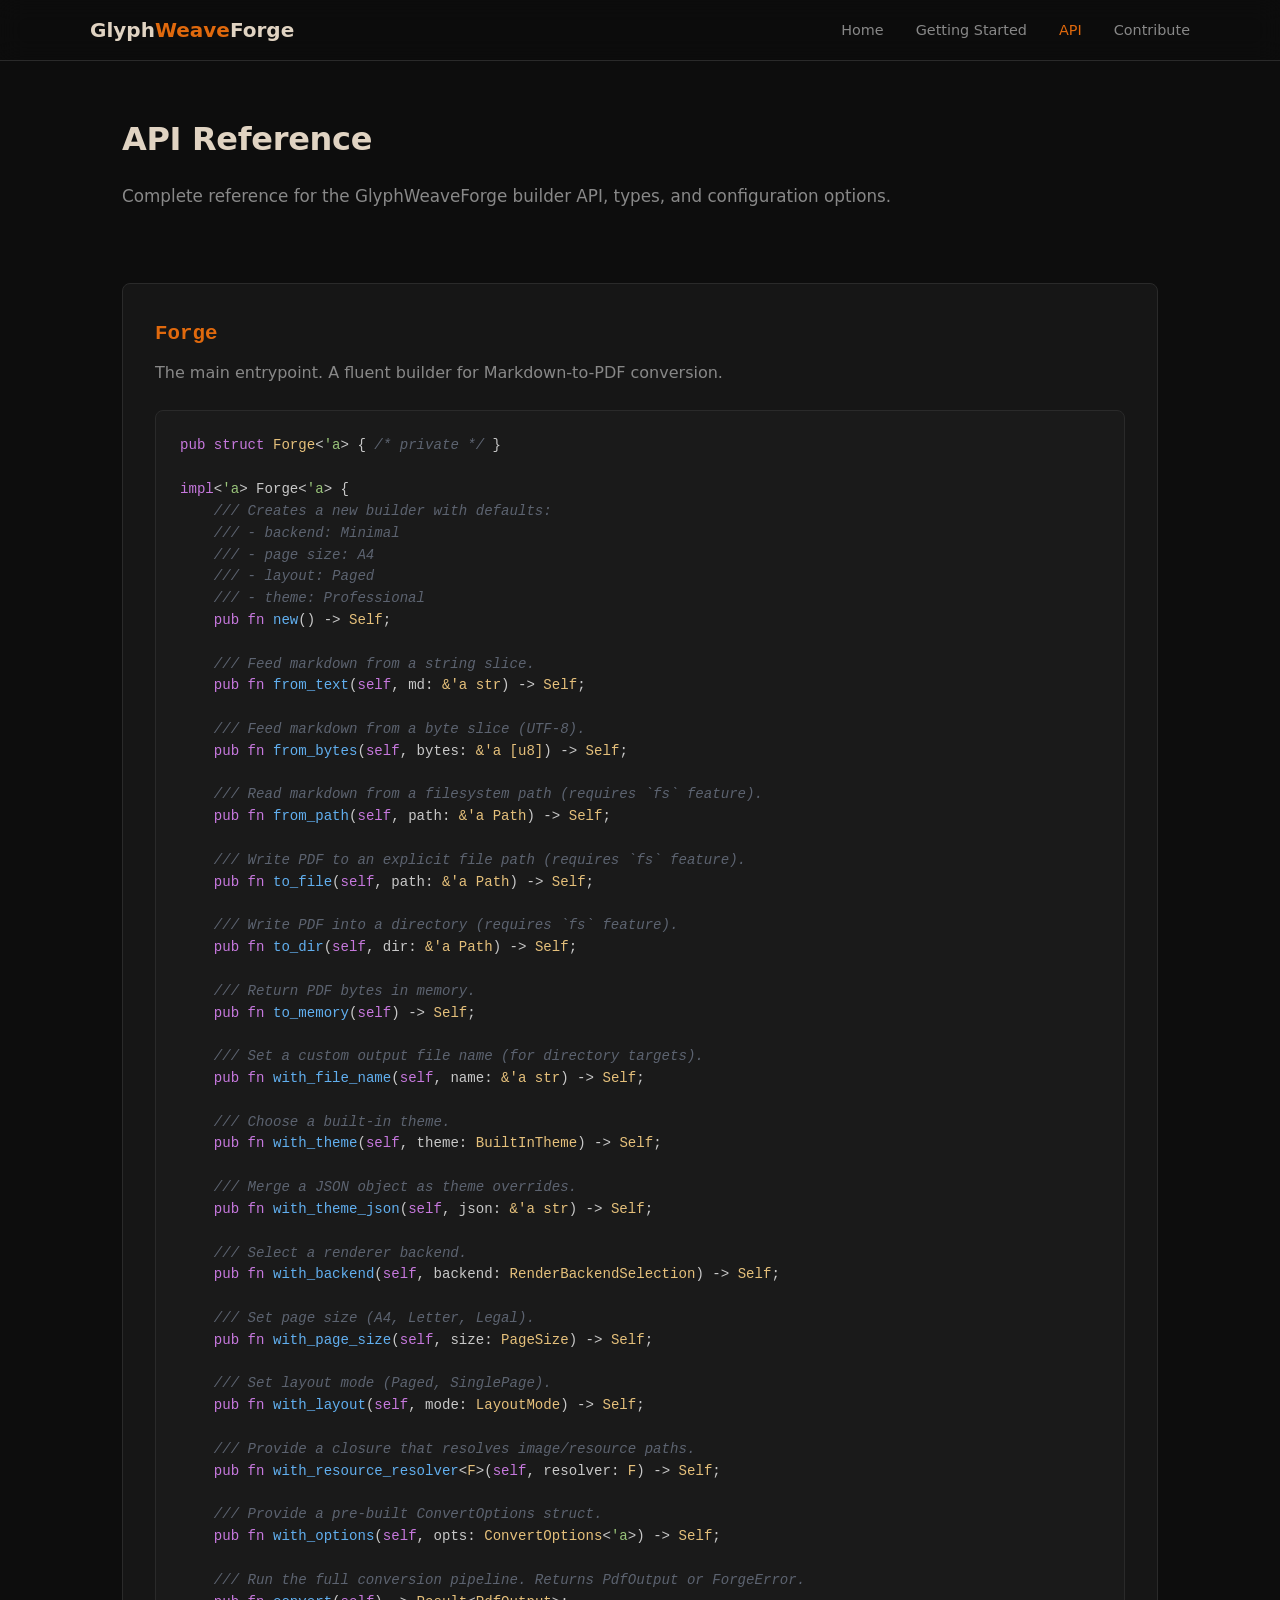
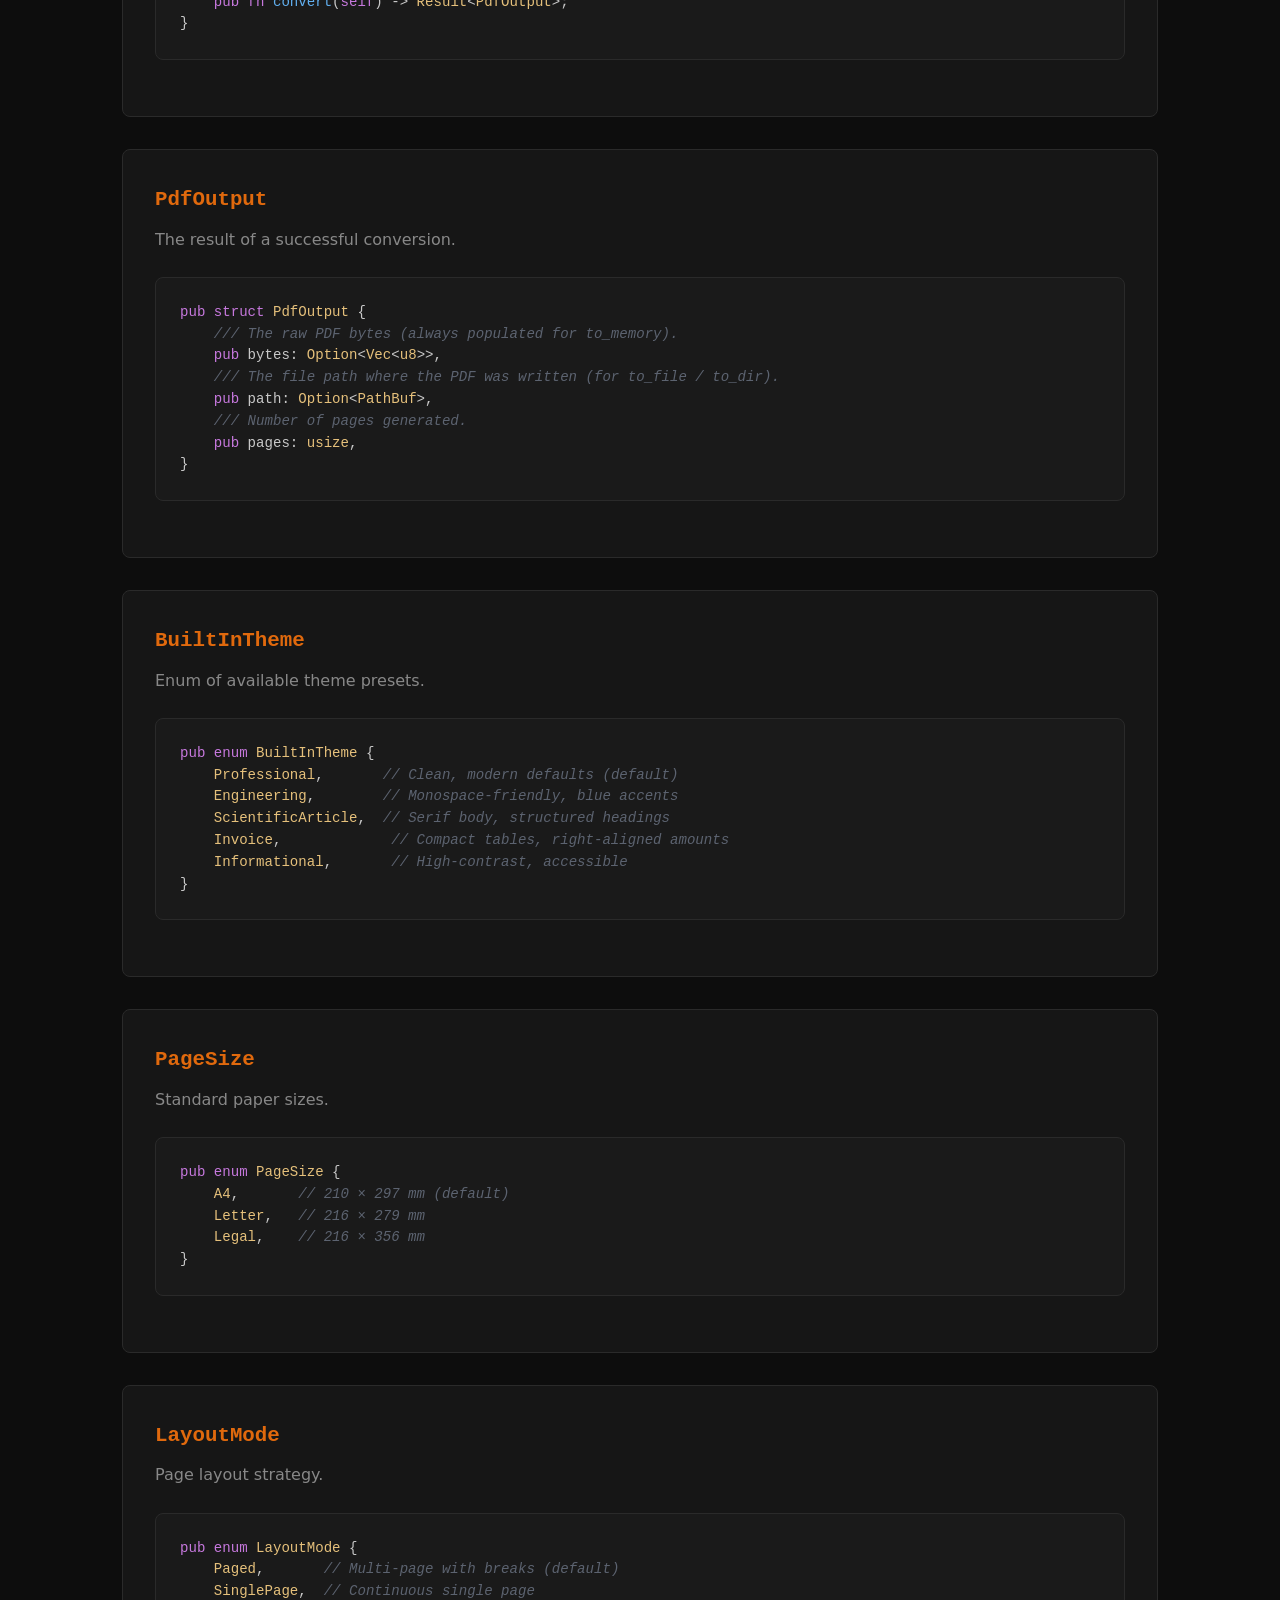
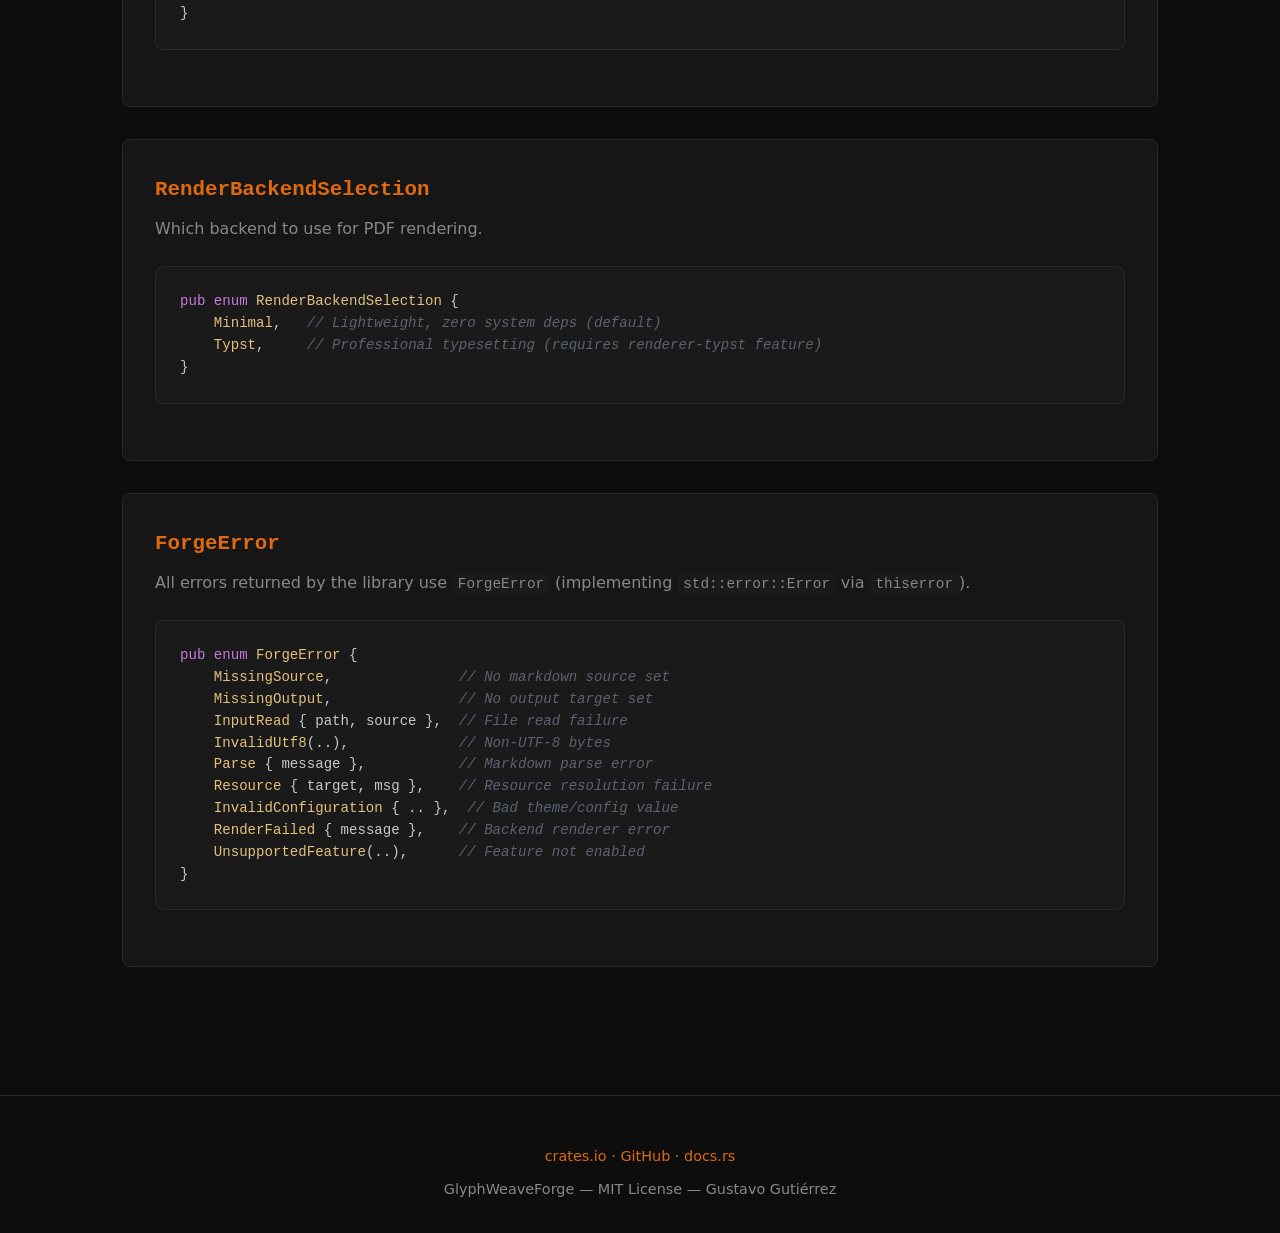
<file: docs/api.html>
<!DOCTYPE html>
<html lang="en">
<head>
    <meta charset="UTF-8">
    <meta name="viewport" content="width=device-width, initial-scale=1.0">
    <meta name="description" content="GlyphWeaveForge API reference — Forge builder, ConvertOptions, themes, backends, and output targets.">
    <title>API Reference — GlyphWeaveForge</title>
    <link rel="stylesheet" href="style.css">
</head>
<body>
    <nav>
        <div class="inner">
            <div class="logo">Glyph<span>Weave</span>Forge</div>
            <ul class="links">
                <li><a href="index.html">Home</a></li>
                <li><a href="getting-started.html">Getting Started</a></li>
                <li><a href="api.html" class="active">API</a></li>
                <li><a href="contributing.html">Contribute</a></li>
            </ul>
        </div>
    </nav>

    <div class="container" style="padding-top:5rem;">
        <h1 class="section-title" style="margin-top:2rem;">API Reference</h1>
        <p class="section-subtitle">Complete reference for the GlyphWeaveForge builder API, types, and configuration options.</p>

        <section style="padding-top:2rem;">

            <!-- Forge -->
            <div class="api-item">
                <h3>Forge</h3>
                <p class="desc">The main entrypoint. A fluent builder for Markdown-to-PDF conversion.</p>
<pre><code><span class="hl-kw">pub struct</span> <span class="hl-ty">Forge</span>&lt;<span class="hl-str">'a</span>&gt; { <span class="hl-cmt">/* private */</span> }

<span class="hl-kw">impl</span>&lt;<span class="hl-str">'a</span>&gt; Forge&lt;<span class="hl-str">'a</span>&gt; {
    <span class="hl-cmt">/// Creates a new builder with defaults:</span>
    <span class="hl-cmt">/// - backend: Minimal</span>
    <span class="hl-cmt">/// - page size: A4</span>
    <span class="hl-cmt">/// - layout: Paged</span>
    <span class="hl-cmt">/// - theme: Professional</span>
    <span class="hl-kw">pub fn</span> <span class="hl-fn">new</span>() -> <span class="hl-ty">Self</span>;

    <span class="hl-cmt">/// Feed markdown from a string slice.</span>
    <span class="hl-kw">pub fn</span> <span class="hl-fn">from_text</span>(<span class="hl-kw">self</span>, md: <span class="hl-ty">&amp;'a str</span>) -> <span class="hl-ty">Self</span>;

    <span class="hl-cmt">/// Feed markdown from a byte slice (UTF-8).</span>
    <span class="hl-kw">pub fn</span> <span class="hl-fn">from_bytes</span>(<span class="hl-kw">self</span>, bytes: <span class="hl-ty">&amp;'a [u8]</span>) -> <span class="hl-ty">Self</span>;

    <span class="hl-cmt">/// Read markdown from a filesystem path (requires `fs` feature).</span>
    <span class="hl-kw">pub fn</span> <span class="hl-fn">from_path</span>(<span class="hl-kw">self</span>, path: <span class="hl-ty">&amp;'a Path</span>) -> <span class="hl-ty">Self</span>;

    <span class="hl-cmt">/// Write PDF to an explicit file path (requires `fs` feature).</span>
    <span class="hl-kw">pub fn</span> <span class="hl-fn">to_file</span>(<span class="hl-kw">self</span>, path: <span class="hl-ty">&amp;'a Path</span>) -> <span class="hl-ty">Self</span>;

    <span class="hl-cmt">/// Write PDF into a directory (requires `fs` feature).</span>
    <span class="hl-kw">pub fn</span> <span class="hl-fn">to_dir</span>(<span class="hl-kw">self</span>, dir: <span class="hl-ty">&amp;'a Path</span>) -> <span class="hl-ty">Self</span>;

    <span class="hl-cmt">/// Return PDF bytes in memory.</span>
    <span class="hl-kw">pub fn</span> <span class="hl-fn">to_memory</span>(<span class="hl-kw">self</span>) -> <span class="hl-ty">Self</span>;

    <span class="hl-cmt">/// Set a custom output file name (for directory targets).</span>
    <span class="hl-kw">pub fn</span> <span class="hl-fn">with_file_name</span>(<span class="hl-kw">self</span>, name: <span class="hl-ty">&amp;'a str</span>) -> <span class="hl-ty">Self</span>;

    <span class="hl-cmt">/// Choose a built-in theme.</span>
    <span class="hl-kw">pub fn</span> <span class="hl-fn">with_theme</span>(<span class="hl-kw">self</span>, theme: <span class="hl-ty">BuiltInTheme</span>) -> <span class="hl-ty">Self</span>;

    <span class="hl-cmt">/// Merge a JSON object as theme overrides.</span>
    <span class="hl-kw">pub fn</span> <span class="hl-fn">with_theme_json</span>(<span class="hl-kw">self</span>, json: <span class="hl-ty">&amp;'a str</span>) -> <span class="hl-ty">Self</span>;

    <span class="hl-cmt">/// Select a renderer backend.</span>
    <span class="hl-kw">pub fn</span> <span class="hl-fn">with_backend</span>(<span class="hl-kw">self</span>, backend: <span class="hl-ty">RenderBackendSelection</span>) -> <span class="hl-ty">Self</span>;

    <span class="hl-cmt">/// Set page size (A4, Letter, Legal).</span>
    <span class="hl-kw">pub fn</span> <span class="hl-fn">with_page_size</span>(<span class="hl-kw">self</span>, size: <span class="hl-ty">PageSize</span>) -> <span class="hl-ty">Self</span>;

    <span class="hl-cmt">/// Set layout mode (Paged, SinglePage).</span>
    <span class="hl-kw">pub fn</span> <span class="hl-fn">with_layout</span>(<span class="hl-kw">self</span>, mode: <span class="hl-ty">LayoutMode</span>) -> <span class="hl-ty">Self</span>;

    <span class="hl-cmt">/// Provide a closure that resolves image/resource paths.</span>
    <span class="hl-kw">pub fn</span> <span class="hl-fn">with_resource_resolver</span>&lt;<span class="hl-ty">F</span>&gt;(<span class="hl-kw">self</span>, resolver: <span class="hl-ty">F</span>) -> <span class="hl-ty">Self</span>;

    <span class="hl-cmt">/// Provide a pre-built ConvertOptions struct.</span>
    <span class="hl-kw">pub fn</span> <span class="hl-fn">with_options</span>(<span class="hl-kw">self</span>, opts: <span class="hl-ty">ConvertOptions</span>&lt;<span class="hl-str">'a</span>&gt;) -> <span class="hl-ty">Self</span>;

    <span class="hl-cmt">/// Run the full conversion pipeline. Returns PdfOutput or ForgeError.</span>
    <span class="hl-kw">pub fn</span> <span class="hl-fn">convert</span>(<span class="hl-kw">self</span>) -> <span class="hl-ty">Result</span>&lt;<span class="hl-ty">PdfOutput</span>&gt;;
}</code></pre>
            </div>

            <!-- PdfOutput -->
            <div class="api-item">
                <h3>PdfOutput</h3>
                <p class="desc">The result of a successful conversion.</p>
<pre><code><span class="hl-kw">pub struct</span> <span class="hl-ty">PdfOutput</span> {
    <span class="hl-cmt">/// The raw PDF bytes (always populated for to_memory).</span>
    <span class="hl-kw">pub</span> bytes: <span class="hl-ty">Option</span>&lt;<span class="hl-ty">Vec</span>&lt;<span class="hl-ty">u8</span>&gt;&gt;,
    <span class="hl-cmt">/// The file path where the PDF was written (for to_file / to_dir).</span>
    <span class="hl-kw">pub</span> path: <span class="hl-ty">Option</span>&lt;<span class="hl-ty">PathBuf</span>&gt;,
    <span class="hl-cmt">/// Number of pages generated.</span>
    <span class="hl-kw">pub</span> pages: <span class="hl-ty">usize</span>,
}</code></pre>
            </div>

            <!-- BuiltInTheme -->
            <div class="api-item">
                <h3>BuiltInTheme</h3>
                <p class="desc">Enum of available theme presets.</p>
<pre><code><span class="hl-kw">pub enum</span> <span class="hl-ty">BuiltInTheme</span> {
    <span class="hl-ty">Professional</span>,       <span class="hl-cmt">// Clean, modern defaults (default)</span>
    <span class="hl-ty">Engineering</span>,        <span class="hl-cmt">// Monospace-friendly, blue accents</span>
    <span class="hl-ty">ScientificArticle</span>,  <span class="hl-cmt">// Serif body, structured headings</span>
    <span class="hl-ty">Invoice</span>,             <span class="hl-cmt">// Compact tables, right-aligned amounts</span>
    <span class="hl-ty">Informational</span>,       <span class="hl-cmt">// High-contrast, accessible</span>
}</code></pre>
            </div>

            <!-- PageSize -->
            <div class="api-item">
                <h3>PageSize</h3>
                <p class="desc">Standard paper sizes.</p>
<pre><code><span class="hl-kw">pub enum</span> <span class="hl-ty">PageSize</span> {
    <span class="hl-ty">A4</span>,       <span class="hl-cmt">// 210 &times; 297 mm (default)</span>
    <span class="hl-ty">Letter</span>,   <span class="hl-cmt">// 216 &times; 279 mm</span>
    <span class="hl-ty">Legal</span>,    <span class="hl-cmt">// 216 &times; 356 mm</span>
}</code></pre>
            </div>

            <!-- LayoutMode -->
            <div class="api-item">
                <h3>LayoutMode</h3>
                <p class="desc">Page layout strategy.</p>
<pre><code><span class="hl-kw">pub enum</span> <span class="hl-ty">LayoutMode</span> {
    <span class="hl-ty">Paged</span>,       <span class="hl-cmt">// Multi-page with breaks (default)</span>
    <span class="hl-ty">SinglePage</span>,  <span class="hl-cmt">// Continuous single page</span>
}</code></pre>
            </div>

            <!-- RenderBackendSelection -->
            <div class="api-item">
                <h3>RenderBackendSelection</h3>
                <p class="desc">Which backend to use for PDF rendering.</p>
<pre><code><span class="hl-kw">pub enum</span> <span class="hl-ty">RenderBackendSelection</span> {
    <span class="hl-ty">Minimal</span>,   <span class="hl-cmt">// Lightweight, zero system deps (default)</span>
    <span class="hl-ty">Typst</span>,     <span class="hl-cmt">// Professional typesetting (requires renderer-typst feature)</span>
}</code></pre>
            </div>

            <!-- ForgeError -->
            <div class="api-item">
                <h3>ForgeError</h3>
                <p class="desc">All errors returned by the library use <code>ForgeError</code> (implementing <code>std::error::Error</code> via <code>thiserror</code>).</p>
<pre><code><span class="hl-kw">pub enum</span> <span class="hl-ty">ForgeError</span> {
    <span class="hl-ty">MissingSource</span>,               <span class="hl-cmt">// No markdown source set</span>
    <span class="hl-ty">MissingOutput</span>,               <span class="hl-cmt">// No output target set</span>
    <span class="hl-ty">InputRead</span> { path, source },  <span class="hl-cmt">// File read failure</span>
    <span class="hl-ty">InvalidUtf8</span>(..),             <span class="hl-cmt">// Non-UTF-8 bytes</span>
    <span class="hl-ty">Parse</span> { message },           <span class="hl-cmt">// Markdown parse error</span>
    <span class="hl-ty">Resource</span> { target, msg },    <span class="hl-cmt">// Resource resolution failure</span>
    <span class="hl-ty">InvalidConfiguration</span> { .. },  <span class="hl-cmt">// Bad theme/config value</span>
    <span class="hl-ty">RenderFailed</span> { message },    <span class="hl-cmt">// Backend renderer error</span>
    <span class="hl-ty">UnsupportedFeature</span>(..),      <span class="hl-cmt">// Feature not enabled</span>
}</code></pre>
            </div>
        </section>
    </div>

    <footer>
        <div class="container">
            <p>
                <a href="https://crates.io/crates/glyphweaveforge" target="_blank">crates.io</a> &middot;
                <a href="https://github.com/GustavoGutierrez/glyph-weave-forge" target="_blank">GitHub</a> &middot;
                <a href="https://docs.rs/glyphweaveforge" target="_blank">docs.rs</a>
            </p>
            <p style="margin-top:0.5rem;">GlyphWeaveForge — MIT License — Gustavo Gutiérrez</p>
        </div>
    </footer>
</body>
</html>
</file>
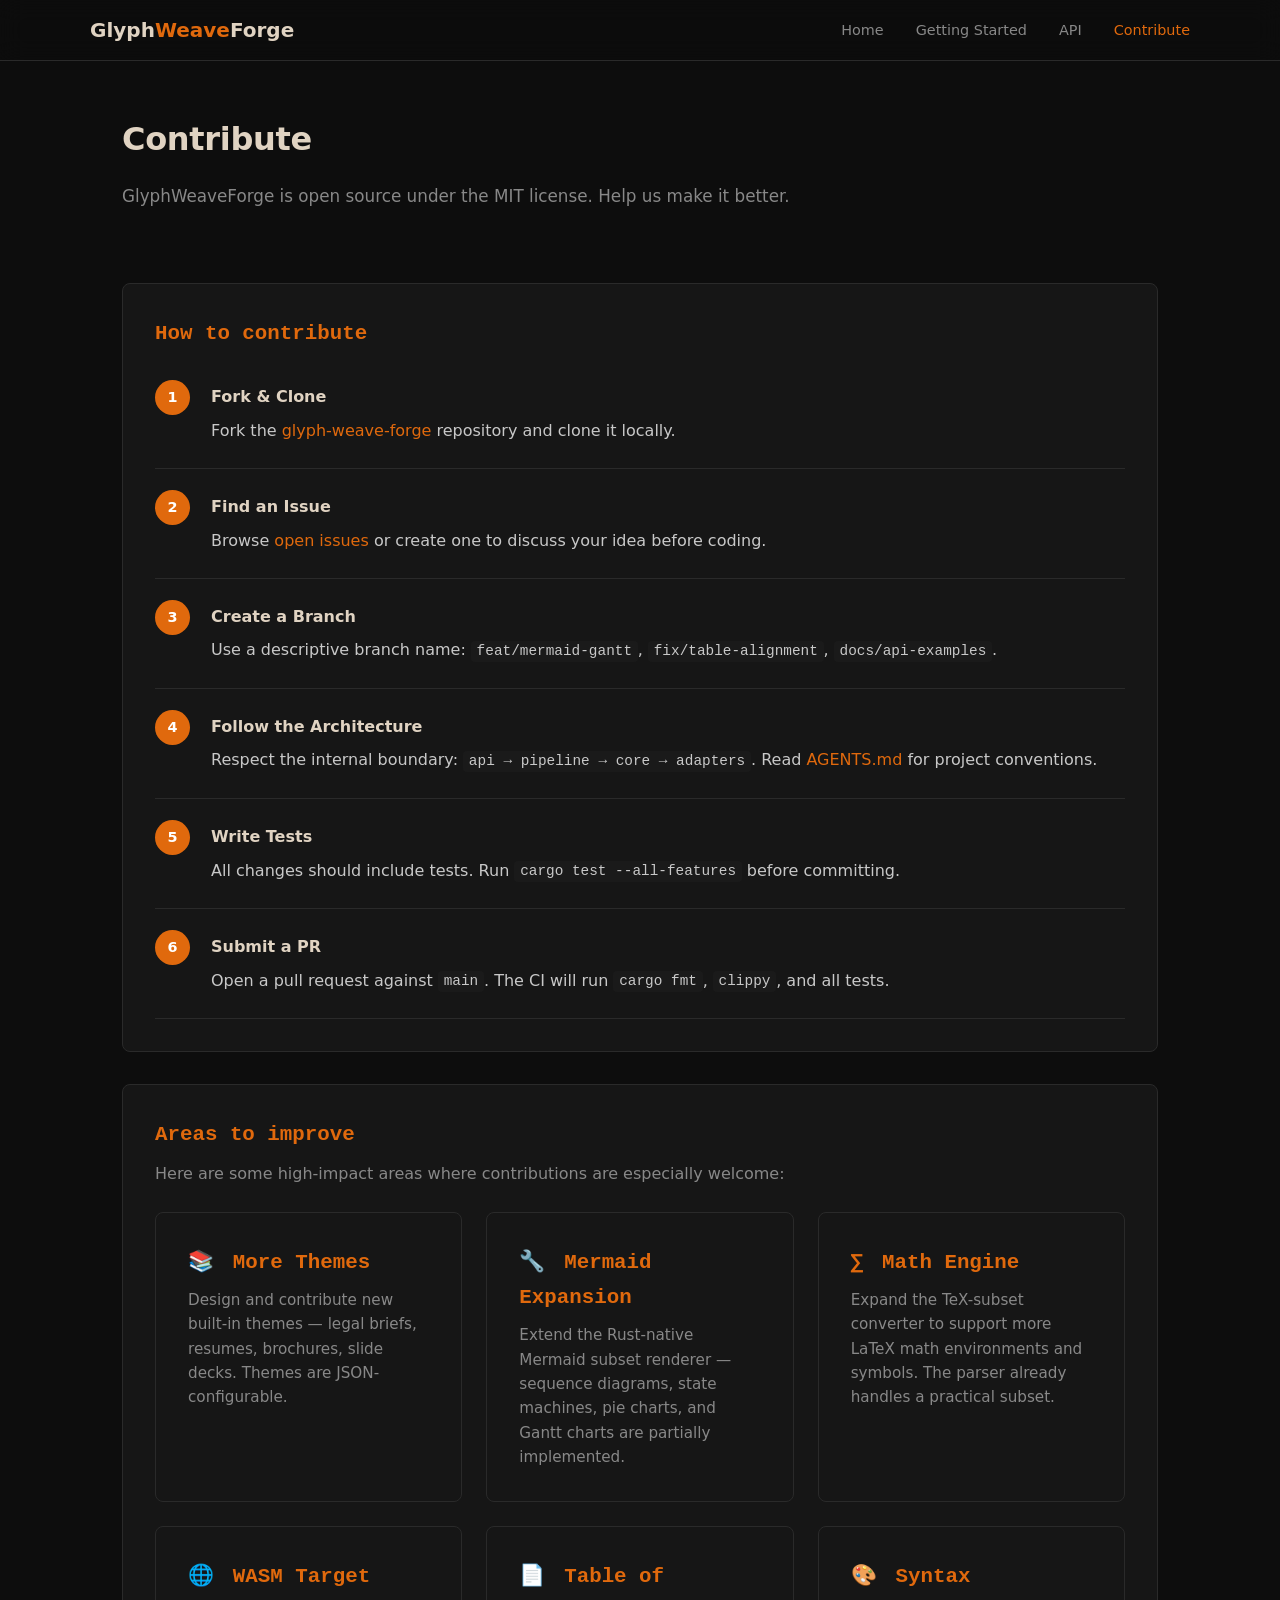
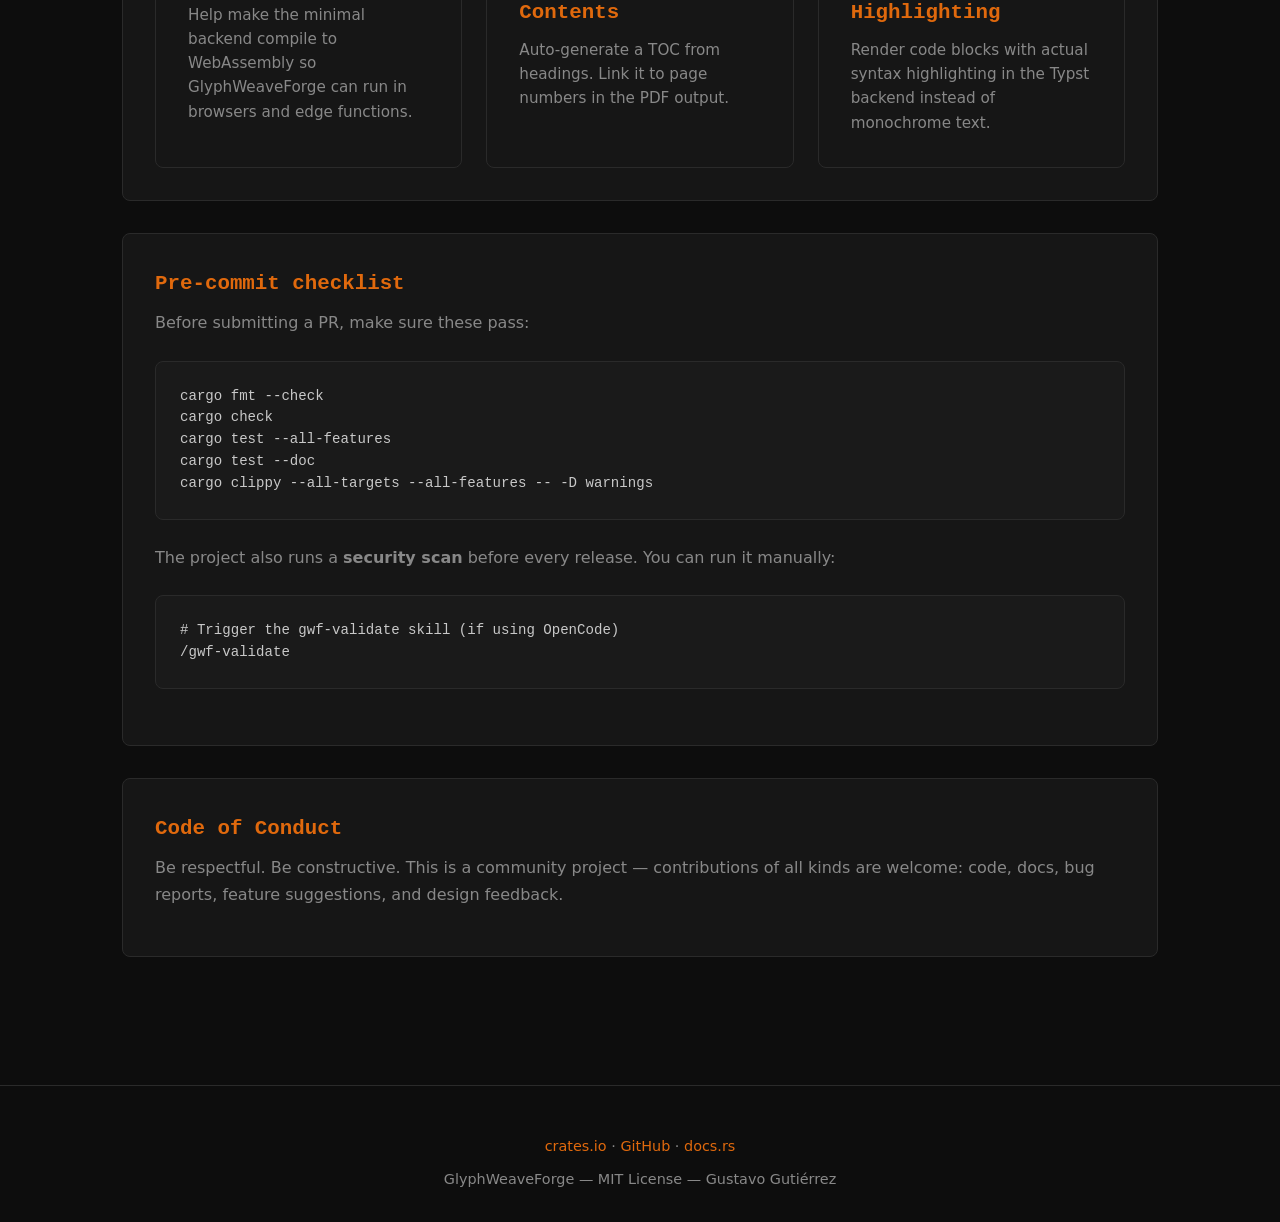
<file: docs/contributing.html>
<!DOCTYPE html>
<html lang="en">
<head>
    <meta charset="UTF-8">
    <meta name="viewport" content="width=device-width, initial-scale=1.0">
    <meta name="description" content="Contribute to GlyphWeaveForge — help improve the Rust Markdown-to-PDF library. Open source, MIT licensed.">
    <title>Contribute — GlyphWeaveForge</title>
    <link rel="stylesheet" href="style.css">
</head>
<body>
    <nav>
        <div class="inner">
            <div class="logo">Glyph<span>Weave</span>Forge</div>
            <ul class="links">
                <li><a href="index.html">Home</a></li>
                <li><a href="getting-started.html">Getting Started</a></li>
                <li><a href="api.html">API</a></li>
                <li><a href="contributing.html" class="active">Contribute</a></li>
            </ul>
        </div>
    </nav>

    <div class="container" style="padding-top:5rem;">
        <h1 class="section-title" style="margin-top:2rem;">Contribute</h1>
        <p class="section-subtitle">GlyphWeaveForge is open source under the MIT license. Help us make it better.</p>

        <section style="padding-top:2rem;">

            <div class="api-item">
                <h3>How to contribute</h3>
                <ol class="step-list">
                    <li>
                        <h4>Fork &amp; Clone</h4>
                        <p>Fork the <a class="inline" href="https://github.com/GustavoGutierrez/glyph-weave-forge" target="_blank">glyph-weave-forge</a> repository and clone it locally.</p>
                    </li>
                    <li>
                        <h4>Find an Issue</h4>
                        <p>Browse <a class="inline" href="https://github.com/GustavoGutierrez/glyph-weave-forge/issues" target="_blank">open issues</a> or create one to discuss your idea before coding.</p>
                    </li>
                    <li>
                        <h4>Create a Branch</h4>
                        <p>Use a descriptive branch name: <code>feat/mermaid-gantt</code>, <code>fix/table-alignment</code>, <code>docs/api-examples</code>.</p>
                    </li>
                    <li>
                        <h4>Follow the Architecture</h4>
                        <p>Respect the internal boundary: <code>api &rarr; pipeline &rarr; core &rarr; adapters</code>. Read <a class="inline" href="https://github.com/GustavoGutierrez/glyph-weave-forge/blob/main/AGENTS.md" target="_blank">AGENTS.md</a> for project conventions.</p>
                    </li>
                    <li>
                        <h4>Write Tests</h4>
                        <p>All changes should include tests. Run <code>cargo test --all-features</code> before committing.</p>
                    </li>
                    <li>
                        <h4>Submit a PR</h4>
                        <p>Open a pull request against <code>main</code>. The CI will run <code>cargo fmt</code>, <code>clippy</code>, and all tests.</p>
                    </li>
                </ol>
            </div>

            <div class="api-item">
                <h3>Areas to improve</h3>
                <p class="desc">Here are some high-impact areas where contributions are especially welcome:</p>
                <div class="grid" style="margin-top:1.5rem;">
                    <div class="card">
                        <h3><span class="icon">&#128218;</span> More Themes</h3>
                        <p>Design and contribute new built-in themes — legal briefs, resumes, brochures, slide decks. Themes are JSON-configurable.</p>
                    </div>
                    <div class="card">
                        <h3><span class="icon">&#128295;</span> Mermaid Expansion</h3>
                        <p>Extend the Rust-native Mermaid subset renderer — sequence diagrams, state machines, pie charts, and Gantt charts are partially implemented.</p>
                    </div>
                    <div class="card">
                        <h3><span class="icon">&#8721;</span> Math Engine</h3>
                        <p>Expand the TeX-subset converter to support more LaTeX math environments and symbols. The parser already handles a practical subset.</p>
                    </div>
                    <div class="card">
                        <h3><span class="icon">&#127760;</span> WASM Target</h3>
                        <p>Help make the minimal backend compile to WebAssembly so GlyphWeaveForge can run in browsers and edge functions.</p>
                    </div>
                    <div class="card">
                        <h3><span class="icon">&#128196;</span> Table of Contents</h3>
                        <p>Auto-generate a TOC from headings. Link it to page numbers in the PDF output.</p>
                    </div>
                    <div class="card">
                        <h3><span class="icon">&#127912;</span> Syntax Highlighting</h3>
                        <p>Render code blocks with actual syntax highlighting in the Typst backend instead of monochrome text.</p>
                    </div>
                </div>
            </div>

            <div class="api-item">
                <h3>Pre-commit checklist</h3>
                <p class="desc">Before submitting a PR, make sure these pass:</p>
<pre><code>cargo fmt --check
cargo check
cargo test --all-features
cargo test --doc
cargo clippy --all-targets --all-features -- -D warnings</code></pre>
                <p class="desc" style="margin-top:1rem;">The project also runs a <strong>security scan</strong> before every release. You can run it manually:</p>
<pre><code># Trigger the gwf-validate skill (if using OpenCode)
/gwf-validate</code></pre>
            </div>

            <div class="api-item">
                <h3>Code of Conduct</h3>
                <p class="desc">Be respectful. Be constructive. This is a community project — contributions of all kinds are welcome: code, docs, bug reports, feature suggestions, and design feedback.</p>
            </div>
        </section>
    </div>

    <footer>
        <div class="container">
            <p>
                <a href="https://crates.io/crates/glyphweaveforge" target="_blank">crates.io</a> &middot;
                <a href="https://github.com/GustavoGutierrez/glyph-weave-forge" target="_blank">GitHub</a> &middot;
                <a href="https://docs.rs/glyphweaveforge" target="_blank">docs.rs</a>
            </p>
            <p style="margin-top:0.5rem;">GlyphWeaveForge — MIT License — Gustavo Gutiérrez</p>
        </div>
    </footer>
</body>
</html>
</file>
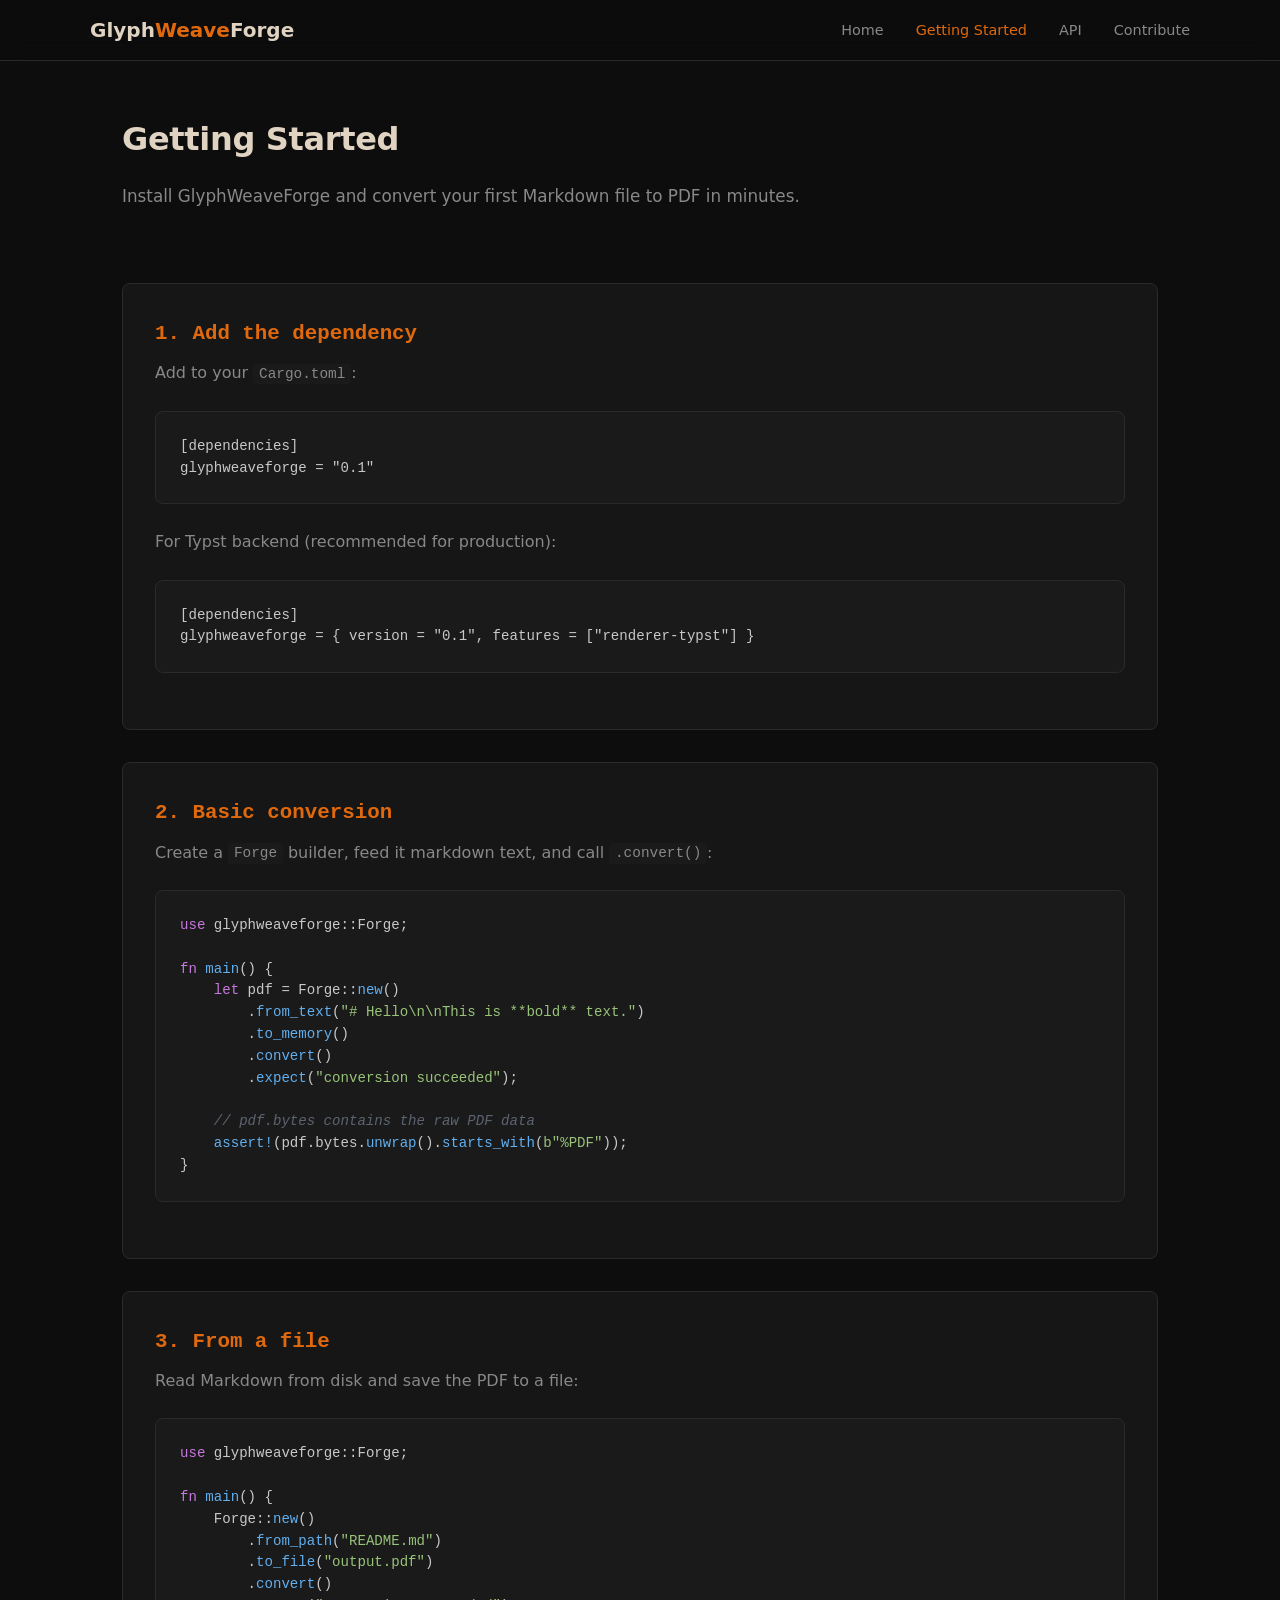
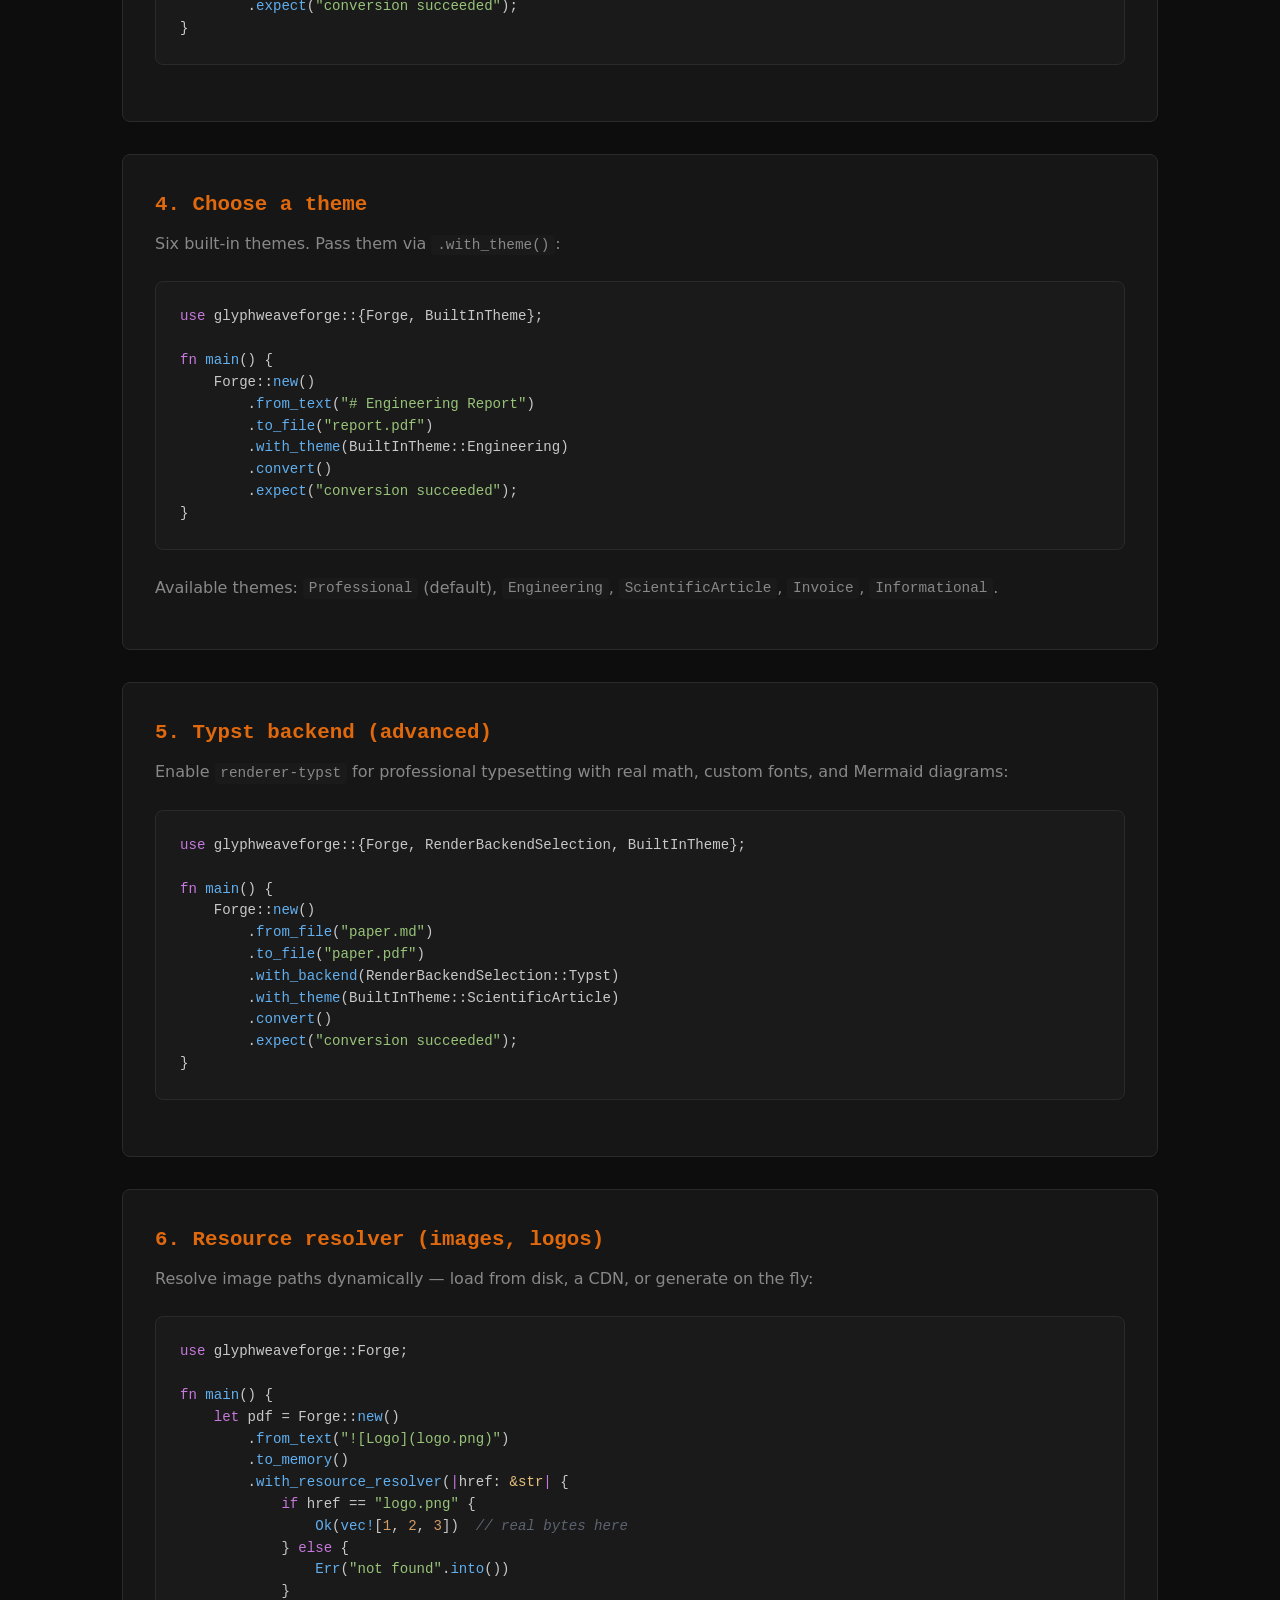
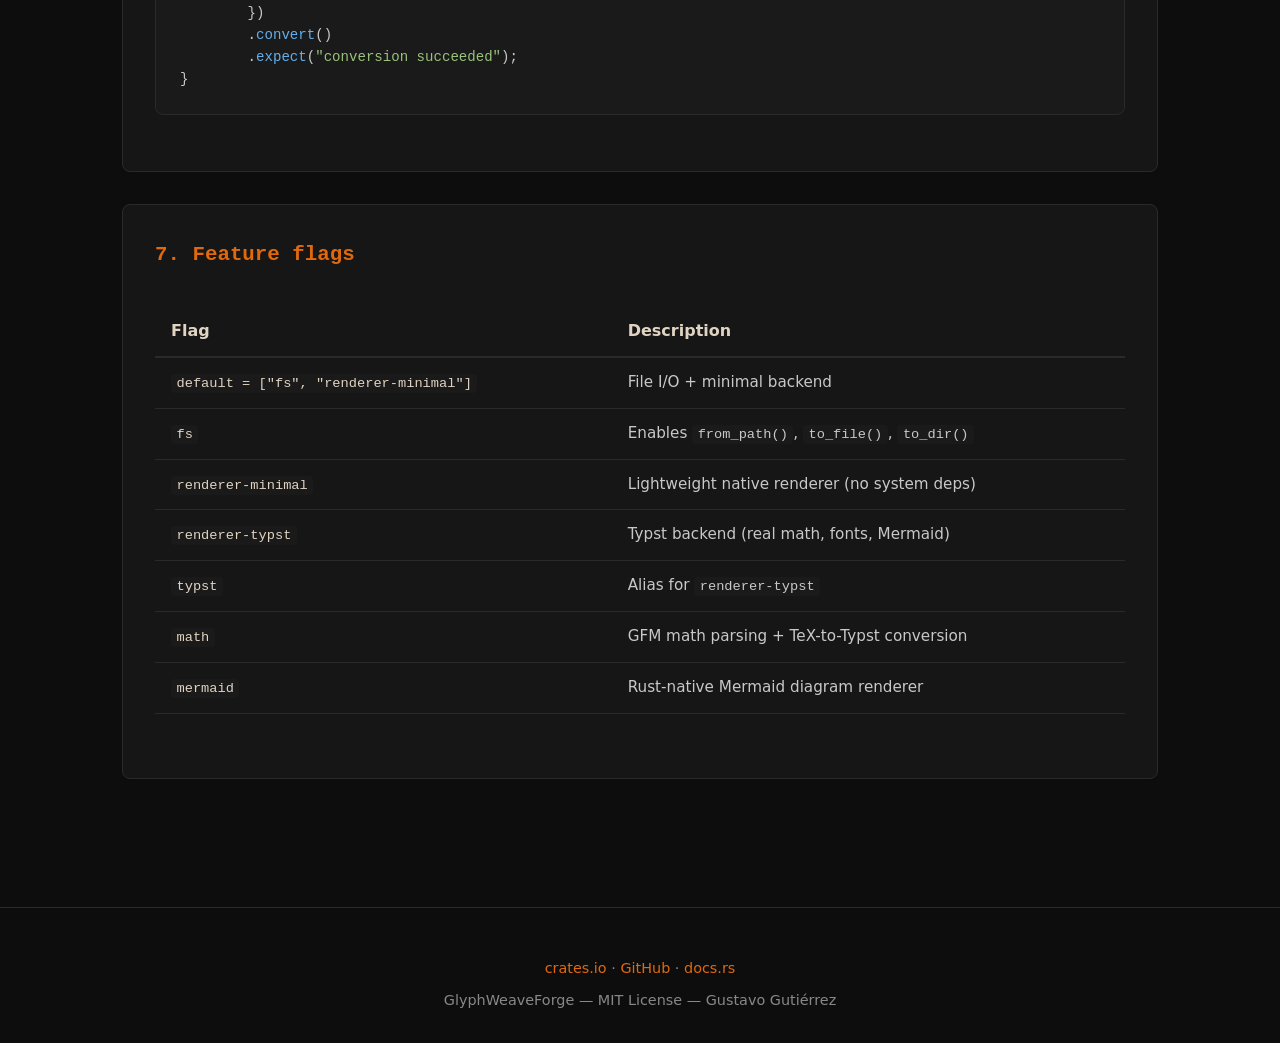
<file: docs/getting-started.html>
<!DOCTYPE html>
<html lang="en">
<head>
    <meta charset="UTF-8">
    <meta name="viewport" content="width=device-width, initial-scale=1.0">
    <meta name="description" content="Get started with GlyphWeaveForge — install, configure, and convert Markdown to PDF in Rust with minimal setup.">
    <title>Getting Started — GlyphWeaveForge</title>
    <link rel="stylesheet" href="style.css">
</head>
<body>
    <nav>
        <div class="inner">
            <div class="logo">Glyph<span>Weave</span>Forge</div>
            <ul class="links">
                <li><a href="index.html">Home</a></li>
                <li><a href="getting-started.html" class="active">Getting Started</a></li>
                <li><a href="api.html">API</a></li>
                <li><a href="contributing.html">Contribute</a></li>
            </ul>
        </div>
    </nav>

    <div class="container" style="padding-top:5rem;">
        <h1 class="section-title" style="margin-top:2rem;">Getting Started</h1>
        <p class="section-subtitle">Install GlyphWeaveForge and convert your first Markdown file to PDF in minutes.</p>

        <section style="padding-top:2rem;">
            <div class="api-item">
                <h3>1. Add the dependency</h3>
                <p class="desc">Add to your <code>Cargo.toml</code>:</p>
<pre><code>[dependencies]
glyphweaveforge = "0.1"</code></pre>
                <p class="desc">For Typst backend (recommended for production):</p>
<pre><code>[dependencies]
glyphweaveforge = { version = "0.1", features = ["renderer-typst"] }</code></pre>
            </div>

            <div class="api-item">
                <h3>2. Basic conversion</h3>
                <p class="desc">Create a <code>Forge</code> builder, feed it markdown text, and call <code>.convert()</code>:</p>
<pre><code><span class="hl-kw">use</span> glyphweaveforge::Forge;

<span class="hl-kw">fn</span> <span class="hl-fn">main</span>() {
    <span class="hl-kw">let</span> pdf = Forge::<span class="hl-fn">new</span>()
        .<span class="hl-fn">from_text</span>(<span class="hl-str">"# Hello\n\nThis is **bold** text."</span>)
        .<span class="hl-fn">to_memory</span>()
        .<span class="hl-fn">convert</span>()
        .<span class="hl-fn">expect</span>(<span class="hl-str">"conversion succeeded"</span>);

    <span class="hl-cmt">// pdf.bytes contains the raw PDF data</span>
    <span class="hl-fn">assert!</span>(pdf.bytes.<span class="hl-fn">unwrap</span>().<span class="hl-fn">starts_with</span>(<span class="hl-str">b"%PDF"</span>));
}</code></pre>
            </div>

            <div class="api-item">
                <h3>3. From a file</h3>
                <p class="desc">Read Markdown from disk and save the PDF to a file:</p>
<pre><code><span class="hl-kw">use</span> glyphweaveforge::Forge;

<span class="hl-kw">fn</span> <span class="hl-fn">main</span>() {
    Forge::<span class="hl-fn">new</span>()
        .<span class="hl-fn">from_path</span>(<span class="hl-str">"README.md"</span>)
        .<span class="hl-fn">to_file</span>(<span class="hl-str">"output.pdf"</span>)
        .<span class="hl-fn">convert</span>()
        .<span class="hl-fn">expect</span>(<span class="hl-str">"conversion succeeded"</span>);
}</code></pre>
            </div>

            <div class="api-item">
                <h3>4. Choose a theme</h3>
                <p class="desc">Six built-in themes. Pass them via <code>.with_theme()</code>:</p>
<pre><code><span class="hl-kw">use</span> glyphweaveforge::{Forge, BuiltInTheme};

<span class="hl-kw">fn</span> <span class="hl-fn">main</span>() {
    Forge::<span class="hl-fn">new</span>()
        .<span class="hl-fn">from_text</span>(<span class="hl-str">"# Engineering Report"</span>)
        .<span class="hl-fn">to_file</span>(<span class="hl-str">"report.pdf"</span>)
        .<span class="hl-fn">with_theme</span>(BuiltInTheme::Engineering)
        .<span class="hl-fn">convert</span>()
        .<span class="hl-fn">expect</span>(<span class="hl-str">"conversion succeeded"</span>);
}</code></pre>
                <p class="desc">Available themes: <code>Professional</code> (default), <code>Engineering</code>, <code>ScientificArticle</code>, <code>Invoice</code>, <code>Informational</code>.</p>
            </div>

            <div class="api-item">
                <h3>5. Typst backend (advanced)</h3>
                <p class="desc">Enable <code>renderer-typst</code> for professional typesetting with real math, custom fonts, and Mermaid diagrams:</p>
<pre><code><span class="hl-kw">use</span> glyphweaveforge::{Forge, RenderBackendSelection, BuiltInTheme};

<span class="hl-kw">fn</span> <span class="hl-fn">main</span>() {
    Forge::<span class="hl-fn">new</span>()
        .<span class="hl-fn">from_file</span>(<span class="hl-str">"paper.md"</span>)
        .<span class="hl-fn">to_file</span>(<span class="hl-str">"paper.pdf"</span>)
        .<span class="hl-fn">with_backend</span>(RenderBackendSelection::Typst)
        .<span class="hl-fn">with_theme</span>(BuiltInTheme::ScientificArticle)
        .<span class="hl-fn">convert</span>()
        .<span class="hl-fn">expect</span>(<span class="hl-str">"conversion succeeded"</span>);
}</code></pre>
            </div>

            <div class="api-item">
                <h3>6. Resource resolver (images, logos)</h3>
                <p class="desc">Resolve image paths dynamically — load from disk, a CDN, or generate on the fly:</p>
<pre><code><span class="hl-kw">use</span> glyphweaveforge::Forge;

<span class="hl-kw">fn</span> <span class="hl-fn">main</span>() {
    <span class="hl-kw">let</span> pdf = Forge::<span class="hl-fn">new</span>()
        .<span class="hl-fn">from_text</span>(<span class="hl-str">"![Logo](logo.png)"</span>)
        .<span class="hl-fn">to_memory</span>()
        .<span class="hl-fn">with_resource_resolver</span>(<span class="hl-kw">|</span>href: <span class="hl-ty">&str</span><span class="hl-kw">|</span> {
            <span class="hl-kw">if</span> href == <span class="hl-str">"logo.png"</span> {
                <span class="hl-fn">Ok</span>(<span class="hl-fn">vec!</span>[<span class="hl-num">1</span>, <span class="hl-num">2</span>, <span class="hl-num">3</span>])  <span class="hl-cmt">// real bytes here</span>
            } <span class="hl-kw">else</span> {
                <span class="hl-fn">Err</span>(<span class="hl-str">"not found"</span>.<span class="hl-fn">into</span>())
            }
        })
        .<span class="hl-fn">convert</span>()
        .<span class="hl-fn">expect</span>(<span class="hl-str">"conversion succeeded"</span>);
}</code></pre>
            </div>

            <div class="api-item">
                <h3>7. Feature flags</h3>
                <table class="feat-table">
                    <thead><tr><th>Flag</th><th>Description</th></tr></thead>
                    <tbody>
                        <tr><td><code>default = ["fs", "renderer-minimal"]</code></td><td>File I/O + minimal backend</td></tr>
                        <tr><td><code>fs</code></td><td>Enables <code>from_path()</code>, <code>to_file()</code>, <code>to_dir()</code></td></tr>
                        <tr><td><code>renderer-minimal</code></td><td>Lightweight native renderer (no system deps)</td></tr>
                        <tr><td><code>renderer-typst</code></td><td>Typst backend (real math, fonts, Mermaid)</td></tr>
                        <tr><td><code>typst</code></td><td>Alias for <code>renderer-typst</code></td></tr>
                        <tr><td><code>math</code></td><td>GFM math parsing + TeX-to-Typst conversion</td></tr>
                        <tr><td><code>mermaid</code></td><td>Rust-native Mermaid diagram renderer</td></tr>
                    </tbody>
                </table>
            </div>
        </section>
    </div>

    <footer>
        <div class="container">
            <p>
                <a href="https://crates.io/crates/glyphweaveforge" target="_blank">crates.io</a> &middot;
                <a href="https://github.com/GustavoGutierrez/glyph-weave-forge" target="_blank">GitHub</a> &middot;
                <a href="https://docs.rs/glyphweaveforge" target="_blank">docs.rs</a>
            </p>
            <p style="margin-top:0.5rem;">GlyphWeaveForge — MIT License — Gustavo Gutiérrez</p>
        </div>
    </footer>
</body>
</html>
</file>
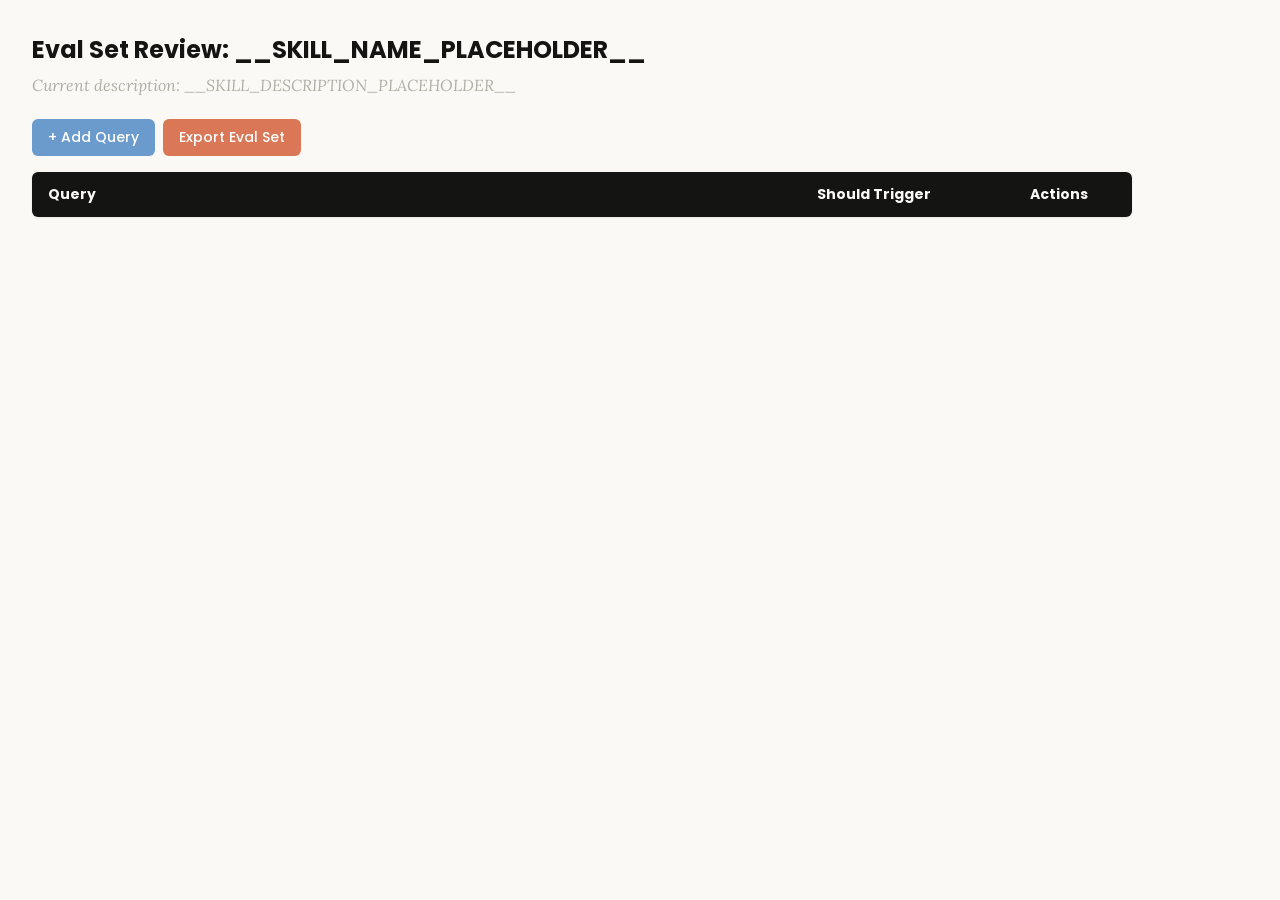
<file: .agents/skills/skill-creator/assets/eval_review.html>
<!DOCTYPE html>
<html lang="en">
<head>
  <meta charset="UTF-8">
  <meta name="viewport" content="width=device-width, initial-scale=1.0">
  <title>Eval Set Review - __SKILL_NAME_PLACEHOLDER__</title>
  <link rel="preconnect" href="https://fonts.googleapis.com">
  <link rel="preconnect" href="https://fonts.gstatic.com" crossorigin>
  <link href="https://fonts.googleapis.com/css2?family=Poppins:wght@500;600&family=Lora:wght@400;500&display=swap" rel="stylesheet">
  <style>
    * { box-sizing: border-box; margin: 0; padding: 0; }
    body { font-family: 'Lora', Georgia, serif; background: #faf9f5; padding: 2rem; color: #141413; }
    h1 { font-family: 'Poppins', sans-serif; margin-bottom: 0.5rem; font-size: 1.5rem; }
    .description { color: #b0aea5; margin-bottom: 1.5rem; font-style: italic; max-width: 900px; }
    .controls { margin-bottom: 1rem; display: flex; gap: 0.5rem; }
    .btn { font-family: 'Poppins', sans-serif; padding: 0.5rem 1rem; border: none; border-radius: 6px; cursor: pointer; font-size: 0.875rem; font-weight: 500; }
    .btn-add { background: #6a9bcc; color: white; }
    .btn-add:hover { background: #5889b8; }
    .btn-export { background: #d97757; color: white; }
    .btn-export:hover { background: #c4613f; }
    table { width: 100%; max-width: 1100px; border-collapse: collapse; background: white; border-radius: 6px; overflow: hidden; box-shadow: 0 1px 3px rgba(0,0,0,0.08); }
    th { font-family: 'Poppins', sans-serif; background: #141413; color: #faf9f5; padding: 0.75rem 1rem; text-align: left; font-size: 0.875rem; }
    td { padding: 0.75rem 1rem; border-bottom: 1px solid #e8e6dc; vertical-align: top; }
    tr:nth-child(even) td { background: #faf9f5; }
    tr:hover td { background: #f3f1ea; }
    .section-header td { background: #e8e6dc; font-family: 'Poppins', sans-serif; font-weight: 500; font-size: 0.8rem; color: #141413; text-transform: uppercase; letter-spacing: 0.05em; }
    .query-input { width: 100%; padding: 0.4rem; border: 1px solid #e8e6dc; border-radius: 4px; font-size: 0.875rem; font-family: 'Lora', Georgia, serif; resize: vertical; min-height: 60px; }
    .query-input:focus { outline: none; border-color: #d97757; box-shadow: 0 0 0 2px rgba(217,119,87,0.15); }
    .toggle { position: relative; display: inline-block; width: 44px; height: 24px; }
    .toggle input { opacity: 0; width: 0; height: 0; }
    .toggle .slider { position: absolute; inset: 0; background: #b0aea5; border-radius: 24px; cursor: pointer; transition: 0.2s; }
    .toggle .slider::before { content: ""; position: absolute; width: 18px; height: 18px; left: 3px; bottom: 3px; background: white; border-radius: 50%; transition: 0.2s; }
    .toggle input:checked + .slider { background: #d97757; }
    .toggle input:checked + .slider::before { transform: translateX(20px); }
    .btn-delete { background: #c44; color: white; padding: 0.3rem 0.6rem; border: none; border-radius: 4px; cursor: pointer; font-size: 0.75rem; font-family: 'Poppins', sans-serif; }
    .btn-delete:hover { background: #a33; }
    .summary { margin-top: 1rem; color: #b0aea5; font-size: 0.875rem; }
  </style>
</head>
<body>
  <h1>Eval Set Review: <span id="skill-name">__SKILL_NAME_PLACEHOLDER__</span></h1>
  <p class="description">Current description: <span id="skill-desc">__SKILL_DESCRIPTION_PLACEHOLDER__</span></p>

  <div class="controls">
    <button class="btn btn-add" onclick="addRow()">+ Add Query</button>
    <button class="btn btn-export" onclick="exportEvalSet()">Export Eval Set</button>
  </div>

  <table>
    <thead>
      <tr>
        <th style="width:65%">Query</th>
        <th style="width:18%">Should Trigger</th>
        <th style="width:10%">Actions</th>
      </tr>
    </thead>
    <tbody id="eval-body"></tbody>
  </table>

  <p class="summary" id="summary"></p>

  <script>
    const EVAL_DATA = __EVAL_DATA_PLACEHOLDER__;

    let evalItems = [...EVAL_DATA];

    function render() {
      const tbody = document.getElementById('eval-body');
      tbody.innerHTML = '';

      // Sort: should-trigger first, then should-not-trigger
      const sorted = evalItems
        .map((item, origIdx) => ({ ...item, origIdx }))
        .sort((a, b) => (b.should_trigger ? 1 : 0) - (a.should_trigger ? 1 : 0));

      let lastGroup = null;
      sorted.forEach(item => {
        const group = item.should_trigger ? 'trigger' : 'no-trigger';
        if (group !== lastGroup) {
          const headerRow = document.createElement('tr');
          headerRow.className = 'section-header';
          headerRow.innerHTML = `<td colspan="3">${item.should_trigger ? 'Should Trigger' : 'Should NOT Trigger'}</td>`;
          tbody.appendChild(headerRow);
          lastGroup = group;
        }

        const idx = item.origIdx;
        const tr = document.createElement('tr');
        tr.innerHTML = `
          <td><textarea class="query-input" onchange="updateQuery(${idx}, this.value)">${escapeHtml(item.query)}</textarea></td>
          <td>
            <label class="toggle">
              <input type="checkbox" ${item.should_trigger ? 'checked' : ''} onchange="updateTrigger(${idx}, this.checked)">
              <span class="slider"></span>
            </label>
            <span style="margin-left:8px;font-size:0.8rem;color:#b0aea5">${item.should_trigger ? 'Yes' : 'No'}</span>
          </td>
          <td><button class="btn-delete" onclick="deleteRow(${idx})">Delete</button></td>
        `;
        tbody.appendChild(tr);
      });
      updateSummary();
    }

    function escapeHtml(text) {
      const div = document.createElement('div');
      div.textContent = text;
      return div.innerHTML;
    }

    function updateQuery(idx, value) { evalItems[idx].query = value; updateSummary(); }
    function updateTrigger(idx, value) { evalItems[idx].should_trigger = value; render(); }
    function deleteRow(idx) { evalItems.splice(idx, 1); render(); }

    function addRow() {
      evalItems.push({ query: '', should_trigger: true });
      render();
      const inputs = document.querySelectorAll('.query-input');
      inputs[inputs.length - 1].focus();
    }

    function updateSummary() {
      const trigger = evalItems.filter(i => i.should_trigger).length;
      const noTrigger = evalItems.filter(i => !i.should_trigger).length;
      document.getElementById('summary').textContent =
        `${evalItems.length} queries total: ${trigger} should trigger, ${noTrigger} should not trigger`;
    }

    function exportEvalSet() {
      const valid = evalItems.filter(i => i.query.trim() !== '');
      const data = valid.map(i => ({ query: i.query.trim(), should_trigger: i.should_trigger }));
      const blob = new Blob([JSON.stringify(data, null, 2)], { type: 'application/json' });
      const url = URL.createObjectURL(blob);
      const a = document.createElement('a');
      a.href = url;
      a.download = 'eval_set.json';
      document.body.appendChild(a);
      a.click();
      document.body.removeChild(a);
      URL.revokeObjectURL(url);
    }

    render();
  </script>
</body>
</html>
</file>
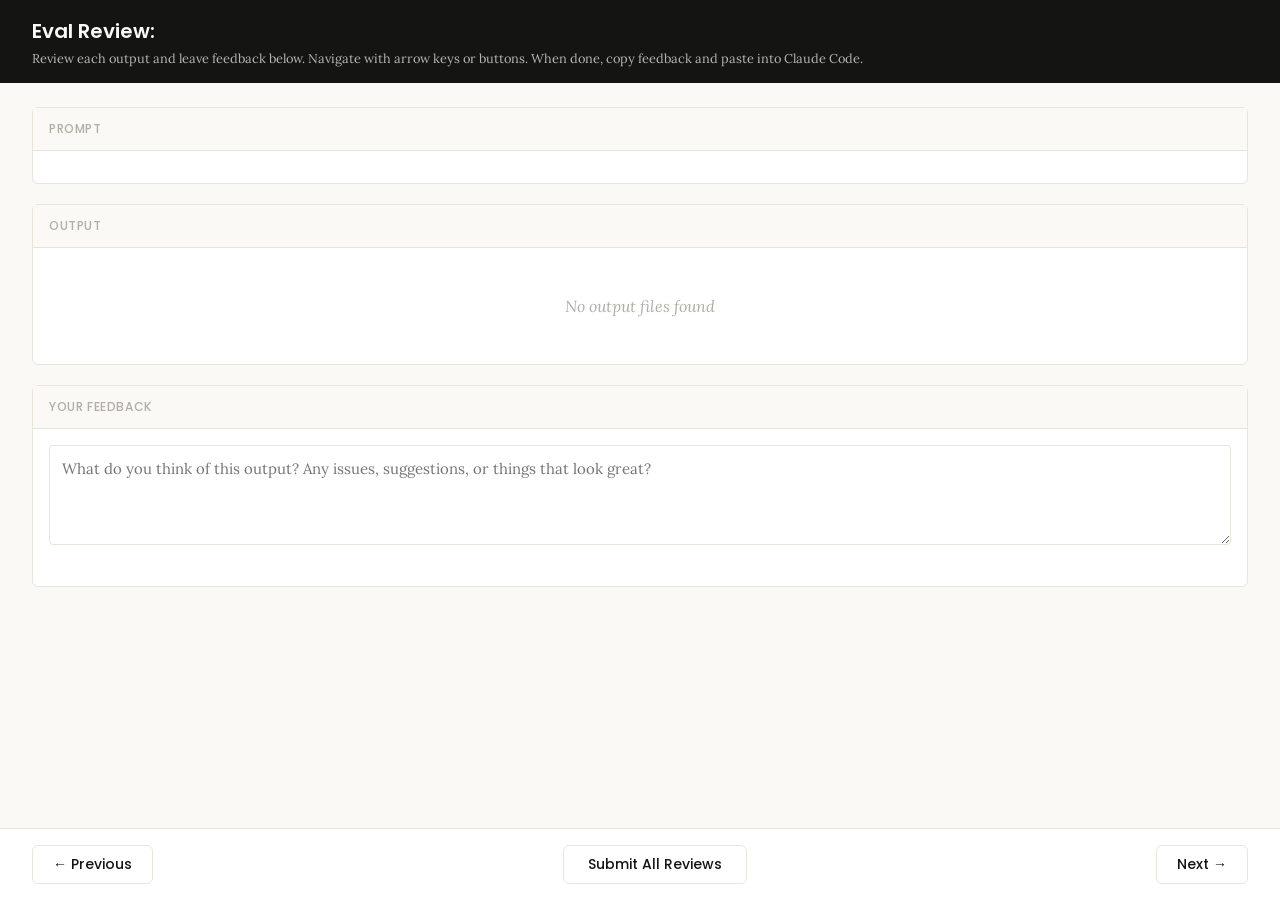
<file: .agents/skills/skill-creator/eval-viewer/viewer.html>
<!DOCTYPE html>
<html lang="en">
<head>
  <meta charset="UTF-8">
  <meta name="viewport" content="width=device-width, initial-scale=1.0">
  <title>Eval Review</title>
  <link rel="preconnect" href="https://fonts.googleapis.com">
  <link rel="preconnect" href="https://fonts.gstatic.com" crossorigin>
  <link href="https://fonts.googleapis.com/css2?family=Poppins:wght@500;600&family=Lora:wght@400;500&display=swap" rel="stylesheet">
  <script src="https://cdn.sheetjs.com/xlsx-0.20.3/package/dist/xlsx.full.min.js" integrity="sha384-EnyY0/GSHQGSxSgMwaIPzSESbqoOLSexfnSMN2AP+39Ckmn92stwABZynq1JyzdT" crossorigin="anonymous"></script>
  <style>
    :root {
      --bg: #faf9f5;
      --surface: #ffffff;
      --border: #e8e6dc;
      --text: #141413;
      --text-muted: #b0aea5;
      --accent: #d97757;
      --accent-hover: #c4613f;
      --green: #788c5d;
      --green-bg: #eef2e8;
      --red: #c44;
      --red-bg: #fceaea;
      --header-bg: #141413;
      --header-text: #faf9f5;
      --radius: 6px;
    }

    * { box-sizing: border-box; margin: 0; padding: 0; }

    body {
      font-family: 'Lora', Georgia, serif;
      background: var(--bg);
      color: var(--text);
      height: 100vh;
      display: flex;
      flex-direction: column;
    }

    /* ---- Header ---- */
    .header {
      background: var(--header-bg);
      color: var(--header-text);
      padding: 1rem 2rem;
      display: flex;
      justify-content: space-between;
      align-items: center;
      flex-shrink: 0;
    }
    .header h1 {
      font-family: 'Poppins', sans-serif;
      font-size: 1.25rem;
      font-weight: 600;
    }
    .header .instructions {
      font-size: 0.8rem;
      opacity: 0.7;
      margin-top: 0.25rem;
    }
    .header .progress {
      font-size: 0.875rem;
      opacity: 0.8;
      text-align: right;
    }

    /* ---- Main content ---- */
    .main {
      flex: 1;
      overflow-y: auto;
      padding: 1.5rem 2rem;
      display: flex;
      flex-direction: column;
      gap: 1.25rem;
    }

    /* ---- Sections ---- */
    .section {
      background: var(--surface);
      border: 1px solid var(--border);
      border-radius: var(--radius);
      flex-shrink: 0;
    }
    .section-header {
      font-family: 'Poppins', sans-serif;
      padding: 0.75rem 1rem;
      font-size: 0.75rem;
      font-weight: 500;
      text-transform: uppercase;
      letter-spacing: 0.05em;
      color: var(--text-muted);
      border-bottom: 1px solid var(--border);
      background: var(--bg);
    }
    .section-body {
      padding: 1rem;
    }

    /* ---- Config badge ---- */
    .config-badge {
      display: inline-block;
      padding: 0.2rem 0.625rem;
      border-radius: 9999px;
      font-family: 'Poppins', sans-serif;
      font-size: 0.6875rem;
      font-weight: 600;
      text-transform: uppercase;
      letter-spacing: 0.03em;
      margin-left: 0.75rem;
      vertical-align: middle;
    }
    .config-badge.config-primary {
      background: rgba(33, 150, 243, 0.12);
      color: #1976d2;
    }
    .config-badge.config-baseline {
      background: rgba(255, 193, 7, 0.15);
      color: #f57f17;
    }

    /* ---- Prompt ---- */
    .prompt-text {
      white-space: pre-wrap;
      font-size: 0.9375rem;
      line-height: 1.6;
    }

    /* ---- Outputs ---- */
    .output-file {
      border: 1px solid var(--border);
      border-radius: var(--radius);
      overflow: hidden;
    }
    .output-file + .output-file {
      margin-top: 1rem;
    }
    .output-file-header {
      padding: 0.5rem 0.75rem;
      font-size: 0.8rem;
      font-weight: 600;
      color: var(--text-muted);
      background: var(--bg);
      border-bottom: 1px solid var(--border);
      font-family: 'SF Mono', SFMono-Regular, Consolas, 'Liberation Mono', Menlo, monospace;
      display: flex;
      justify-content: space-between;
      align-items: center;
    }
    .output-file-header .dl-btn {
      font-size: 0.7rem;
      color: var(--accent);
      text-decoration: none;
      cursor: pointer;
      font-family: -apple-system, BlinkMacSystemFont, 'Segoe UI', sans-serif;
      font-weight: 500;
      opacity: 0.8;
    }
    .output-file-header .dl-btn:hover {
      opacity: 1;
      text-decoration: underline;
    }
    .output-file-content {
      padding: 0.75rem;
      overflow-x: auto;
    }
    .output-file-content pre {
      font-size: 0.8125rem;
      line-height: 1.5;
      white-space: pre-wrap;
      word-break: break-word;
      font-family: 'SF Mono', SFMono-Regular, Consolas, 'Liberation Mono', Menlo, monospace;
    }
    .output-file-content img {
      max-width: 100%;
      height: auto;
      border-radius: 4px;
    }
    .output-file-content iframe {
      width: 100%;
      height: 600px;
      border: none;
    }
    .output-file-content table {
      border-collapse: collapse;
      font-size: 0.8125rem;
      width: 100%;
    }
    .output-file-content table td,
    .output-file-content table th {
      border: 1px solid var(--border);
      padding: 0.375rem 0.5rem;
      text-align: left;
    }
    .output-file-content table th {
      background: var(--bg);
      font-weight: 600;
    }
    .output-file-content .download-link {
      display: inline-flex;
      align-items: center;
      gap: 0.5rem;
      padding: 0.5rem 1rem;
      background: var(--bg);
      border: 1px solid var(--border);
      border-radius: 4px;
      color: var(--accent);
      text-decoration: none;
      font-size: 0.875rem;
      cursor: pointer;
    }
    .output-file-content .download-link:hover {
      background: var(--border);
    }
    .empty-state {
      color: var(--text-muted);
      font-style: italic;
      padding: 2rem;
      text-align: center;
    }

    /* ---- Feedback ---- */
    .prev-feedback {
      background: var(--bg);
      border: 1px solid var(--border);
      border-radius: 4px;
      padding: 0.625rem 0.75rem;
      margin-top: 0.75rem;
      font-size: 0.8125rem;
      color: var(--text-muted);
      line-height: 1.5;
    }
    .prev-feedback-label {
      font-size: 0.7rem;
      font-weight: 600;
      text-transform: uppercase;
      letter-spacing: 0.04em;
      margin-bottom: 0.25rem;
      color: var(--text-muted);
    }
    .feedback-textarea {
      width: 100%;
      min-height: 100px;
      padding: 0.75rem;
      border: 1px solid var(--border);
      border-radius: 4px;
      font-family: inherit;
      font-size: 0.9375rem;
      line-height: 1.5;
      resize: vertical;
      color: var(--text);
    }
    .feedback-textarea:focus {
      outline: none;
      border-color: var(--accent);
      box-shadow: 0 0 0 3px rgba(37, 99, 235, 0.1);
    }
    .feedback-status {
      font-size: 0.75rem;
      color: var(--text-muted);
      margin-top: 0.5rem;
      min-height: 1.1em;
    }

    /* ---- Grades (collapsible) ---- */
    .grades-toggle {
      display: flex;
      align-items: center;
      cursor: pointer;
      user-select: none;
    }
    .grades-toggle:hover {
      color: var(--accent);
    }
    .grades-toggle .arrow {
      margin-right: 0.5rem;
      transition: transform 0.15s;
      font-size: 0.75rem;
    }
    .grades-toggle .arrow.open {
      transform: rotate(90deg);
    }
    .grades-content {
      display: none;
      margin-top: 0.75rem;
    }
    .grades-content.open {
      display: block;
    }
    .grades-summary {
      font-size: 0.875rem;
      margin-bottom: 0.75rem;
      display: flex;
      align-items: center;
      gap: 0.5rem;
    }
    .grade-badge {
      display: inline-block;
      padding: 0.125rem 0.5rem;
      border-radius: 9999px;
      font-size: 0.75rem;
      font-weight: 600;
    }
    .grade-pass { background: var(--green-bg); color: var(--green); }
    .grade-fail { background: var(--red-bg); color: var(--red); }
    .assertion-list {
      list-style: none;
    }
    .assertion-item {
      padding: 0.625rem 0;
      border-bottom: 1px solid var(--border);
      font-size: 0.8125rem;
    }
    .assertion-item:last-child { border-bottom: none; }
    .assertion-status {
      font-weight: 600;
      margin-right: 0.5rem;
    }
    .assertion-status.pass { color: var(--green); }
    .assertion-status.fail { color: var(--red); }
    .assertion-evidence {
      color: var(--text-muted);
      font-size: 0.75rem;
      margin-top: 0.25rem;
      padding-left: 1.5rem;
    }

    /* ---- View tabs ---- */
    .view-tabs {
      display: flex;
      gap: 0;
      padding: 0 2rem;
      background: var(--bg);
      border-bottom: 1px solid var(--border);
      flex-shrink: 0;
    }
    .view-tab {
      font-family: 'Poppins', sans-serif;
      padding: 0.625rem 1.25rem;
      font-size: 0.8125rem;
      font-weight: 500;
      cursor: pointer;
      border: none;
      background: none;
      color: var(--text-muted);
      border-bottom: 2px solid transparent;
      transition: all 0.15s;
    }
    .view-tab:hover { color: var(--text); }
    .view-tab.active {
      color: var(--accent);
      border-bottom-color: var(--accent);
    }
    .view-panel { display: none; }
    .view-panel.active { display: flex; flex-direction: column; flex: 1; overflow: hidden; }

    /* ---- Benchmark view ---- */
    .benchmark-view {
      padding: 1.5rem 2rem;
      overflow-y: auto;
      flex: 1;
    }
    .benchmark-table {
      border-collapse: collapse;
      background: var(--surface);
      border: 1px solid var(--border);
      border-radius: var(--radius);
      font-size: 0.8125rem;
      width: 100%;
      margin-bottom: 1.5rem;
    }
    .benchmark-table th, .benchmark-table td {
      padding: 0.625rem 0.75rem;
      text-align: left;
      border: 1px solid var(--border);
    }
    .benchmark-table th {
      font-family: 'Poppins', sans-serif;
      background: var(--header-bg);
      color: var(--header-text);
      font-weight: 500;
      font-size: 0.75rem;
      text-transform: uppercase;
      letter-spacing: 0.04em;
    }
    .benchmark-table tr:hover { background: var(--bg); }
    .benchmark-table tr.benchmark-row-with { background: rgba(33, 150, 243, 0.06); }
    .benchmark-table tr.benchmark-row-without { background: rgba(255, 193, 7, 0.06); }
    .benchmark-table tr.benchmark-row-with:hover { background: rgba(33, 150, 243, 0.12); }
    .benchmark-table tr.benchmark-row-without:hover { background: rgba(255, 193, 7, 0.12); }
    .benchmark-table tr.benchmark-row-avg { font-weight: 600; border-top: 2px solid var(--border); }
    .benchmark-table tr.benchmark-row-avg.benchmark-row-with { background: rgba(33, 150, 243, 0.12); }
    .benchmark-table tr.benchmark-row-avg.benchmark-row-without { background: rgba(255, 193, 7, 0.12); }
    .benchmark-delta-positive { color: var(--green); font-weight: 600; }
    .benchmark-delta-negative { color: var(--red); font-weight: 600; }
    .benchmark-notes {
      background: var(--surface);
      border: 1px solid var(--border);
      border-radius: var(--radius);
      padding: 1rem;
    }
    .benchmark-notes h3 {
      font-family: 'Poppins', sans-serif;
      font-size: 0.875rem;
      margin-bottom: 0.75rem;
    }
    .benchmark-notes ul {
      list-style: disc;
      padding-left: 1.25rem;
    }
    .benchmark-notes li {
      font-size: 0.8125rem;
      line-height: 1.6;
      margin-bottom: 0.375rem;
    }
    .benchmark-empty {
      color: var(--text-muted);
      font-style: italic;
      text-align: center;
      padding: 3rem;
    }

    /* ---- Navigation ---- */
    .nav {
      display: flex;
      justify-content: space-between;
      align-items: center;
      padding: 1rem 2rem;
      border-top: 1px solid var(--border);
      background: var(--surface);
      flex-shrink: 0;
    }
    .nav-btn {
      font-family: 'Poppins', sans-serif;
      padding: 0.5rem 1.25rem;
      border: 1px solid var(--border);
      border-radius: var(--radius);
      background: var(--surface);
      cursor: pointer;
      font-size: 0.875rem;
      font-weight: 500;
      color: var(--text);
      transition: all 0.15s;
    }
    .nav-btn:hover:not(:disabled) {
      background: var(--bg);
      border-color: var(--text-muted);
    }
    .nav-btn:disabled {
      opacity: 0.4;
      cursor: not-allowed;
    }
    .done-btn {
      font-family: 'Poppins', sans-serif;
      padding: 0.5rem 1.5rem;
      border: 1px solid var(--border);
      border-radius: var(--radius);
      background: var(--surface);
      color: var(--text);
      cursor: pointer;
      font-size: 0.875rem;
      font-weight: 500;
      transition: all 0.15s;
    }
    .done-btn:hover {
      background: var(--bg);
      border-color: var(--text-muted);
    }
    .done-btn.ready {
      border: none;
      background: var(--accent);
      color: white;
      font-weight: 600;
    }
    .done-btn.ready:hover {
      background: var(--accent-hover);
    }
    /* ---- Done overlay ---- */
    .done-overlay {
      display: none;
      position: fixed;
      inset: 0;
      background: rgba(0, 0, 0, 0.5);
      z-index: 100;
      justify-content: center;
      align-items: center;
    }
    .done-overlay.visible {
      display: flex;
    }
    .done-card {
      background: var(--surface);
      border-radius: 12px;
      padding: 2rem 3rem;
      text-align: center;
      box-shadow: 0 20px 60px rgba(0, 0, 0, 0.3);
      max-width: 500px;
    }
    .done-card h2 {
      font-size: 1.5rem;
      margin-bottom: 0.5rem;
    }
    .done-card p {
      color: var(--text-muted);
      margin-bottom: 1.5rem;
      line-height: 1.5;
    }
    .done-card .btn-row {
      display: flex;
      gap: 0.5rem;
      justify-content: center;
    }
    .done-card button {
      padding: 0.5rem 1.25rem;
      border: 1px solid var(--border);
      border-radius: var(--radius);
      background: var(--surface);
      cursor: pointer;
      font-size: 0.875rem;
    }
    .done-card button:hover {
      background: var(--bg);
    }
    /* ---- Toast ---- */
    .toast {
      position: fixed;
      bottom: 5rem;
      left: 50%;
      transform: translateX(-50%);
      background: var(--header-bg);
      color: var(--header-text);
      padding: 0.625rem 1.25rem;
      border-radius: var(--radius);
      font-size: 0.875rem;
      opacity: 0;
      transition: opacity 0.3s;
      pointer-events: none;
      z-index: 200;
    }
    .toast.visible {
      opacity: 1;
    }
  </style>
</head>
<body>
  <div id="app" style="height:100vh; display:flex; flex-direction:column;">
    <div class="header">
      <div>
        <h1>Eval Review: <span id="skill-name"></span></h1>
        <div class="instructions">Review each output and leave feedback below. Navigate with arrow keys or buttons. When done, copy feedback and paste into Claude Code.</div>
      </div>
      <div class="progress" id="progress"></div>
    </div>

    <!-- View tabs (only shown when benchmark data exists) -->
    <div class="view-tabs" id="view-tabs" style="display:none;">
      <button class="view-tab active" onclick="switchView('outputs')">Outputs</button>
      <button class="view-tab" onclick="switchView('benchmark')">Benchmark</button>
    </div>

    <!-- Outputs panel (qualitative review) -->
    <div class="view-panel active" id="panel-outputs">
    <div class="main">
      <!-- Prompt -->
      <div class="section">
        <div class="section-header">Prompt <span class="config-badge" id="config-badge" style="display:none;"></span></div>
        <div class="section-body">
          <div class="prompt-text" id="prompt-text"></div>
        </div>
      </div>

      <!-- Outputs -->
      <div class="section">
        <div class="section-header">Output</div>
        <div class="section-body" id="outputs-body">
          <div class="empty-state">No output files found</div>
        </div>
      </div>

      <!-- Previous Output (collapsible) -->
      <div class="section" id="prev-outputs-section" style="display:none;">
        <div class="section-header">
          <div class="grades-toggle" onclick="togglePrevOutputs()">
            <span class="arrow" id="prev-outputs-arrow">&#9654;</span>
            Previous Output
          </div>
        </div>
        <div class="grades-content" id="prev-outputs-content"></div>
      </div>

      <!-- Grades (collapsible) -->
      <div class="section" id="grades-section" style="display:none;">
        <div class="section-header">
          <div class="grades-toggle" onclick="toggleGrades()">
            <span class="arrow" id="grades-arrow">&#9654;</span>
            Formal Grades
          </div>
        </div>
        <div class="grades-content" id="grades-content"></div>
      </div>

      <!-- Feedback -->
      <div class="section">
        <div class="section-header">Your Feedback</div>
        <div class="section-body">
          <textarea
            class="feedback-textarea"
            id="feedback"
            placeholder="What do you think of this output? Any issues, suggestions, or things that look great?"
          ></textarea>
          <div class="feedback-status" id="feedback-status"></div>
          <div class="prev-feedback" id="prev-feedback" style="display:none;">
            <div class="prev-feedback-label">Previous feedback</div>
            <div id="prev-feedback-text"></div>
          </div>
        </div>
      </div>
    </div>

    <div class="nav" id="outputs-nav">
      <button class="nav-btn" id="prev-btn" onclick="navigate(-1)">&#8592; Previous</button>
      <button class="done-btn" id="done-btn" onclick="showDoneDialog()">Submit All Reviews</button>
      <button class="nav-btn" id="next-btn" onclick="navigate(1)">Next &#8594;</button>
    </div>
    </div><!-- end panel-outputs -->

    <!-- Benchmark panel (quantitative stats) -->
    <div class="view-panel" id="panel-benchmark">
      <div class="benchmark-view" id="benchmark-content">
        <div class="benchmark-empty">No benchmark data available. Run a benchmark to see quantitative results here.</div>
      </div>
    </div>
  </div>

  <!-- Done overlay -->
  <div class="done-overlay" id="done-overlay">
    <div class="done-card">
      <h2>Review Complete</h2>
      <p>Your feedback has been saved. Go back to your Claude Code session and tell Claude you're done reviewing.</p>
      <div class="btn-row">
        <button onclick="closeDoneDialog()">OK</button>
      </div>
    </div>
  </div>

  <!-- Toast -->
  <div class="toast" id="toast"></div>

  <script>
    // ---- Embedded data (injected by generate_review.py) ----
    /*__EMBEDDED_DATA__*/

    // ---- State ----
    let feedbackMap = {};  // run_id -> feedback text
    let currentIndex = 0;
    let visitedRuns = new Set();

    // ---- Init ----
    async function init() {
      // Load saved feedback from server — but only if this isn't a fresh
      // iteration (indicated by previous_feedback being present). When
      // previous feedback exists, the feedback.json on disk is stale from
      // the prior iteration and should not pre-fill the textareas.
      const hasPrevious = Object.keys(EMBEDDED_DATA.previous_feedback || {}).length > 0
        || Object.keys(EMBEDDED_DATA.previous_outputs || {}).length > 0;
      if (!hasPrevious) {
        try {
          const resp = await fetch("/api/feedback");
          const data = await resp.json();
          if (data.reviews) {
            for (const r of data.reviews) feedbackMap[r.run_id] = r.feedback;
          }
        } catch { /* first run, no feedback yet */ }
      }

      document.getElementById("skill-name").textContent = EMBEDDED_DATA.skill_name;
      showRun(0);

      // Wire up feedback auto-save
      const textarea = document.getElementById("feedback");
      let saveTimeout = null;
      textarea.addEventListener("input", () => {
        clearTimeout(saveTimeout);
        document.getElementById("feedback-status").textContent = "";
        saveTimeout = setTimeout(() => saveCurrentFeedback(), 800);
      });
    }

    // ---- Navigation ----
    function navigate(delta) {
      const newIndex = currentIndex + delta;
      if (newIndex >= 0 && newIndex < EMBEDDED_DATA.runs.length) {
        saveCurrentFeedback();
        showRun(newIndex);
      }
    }

    function updateNavButtons() {
      document.getElementById("prev-btn").disabled = currentIndex === 0;
      document.getElementById("next-btn").disabled =
        currentIndex === EMBEDDED_DATA.runs.length - 1;
    }

    // ---- Show a run ----
    function showRun(index) {
      currentIndex = index;
      const run = EMBEDDED_DATA.runs[index];

      // Progress
      document.getElementById("progress").textContent =
        `${index + 1} of ${EMBEDDED_DATA.runs.length}`;

      // Prompt
      document.getElementById("prompt-text").textContent = run.prompt;

      // Config badge
      const badge = document.getElementById("config-badge");
      const configMatch = run.id.match(/(with_skill|without_skill|new_skill|old_skill)/);
      if (configMatch) {
        const config = configMatch[1];
        const isBaseline = config === "without_skill" || config === "old_skill";
        badge.textContent = config.replace(/_/g, " ");
        badge.className = "config-badge " + (isBaseline ? "config-baseline" : "config-primary");
        badge.style.display = "inline-block";
      } else {
        badge.style.display = "none";
      }

      // Outputs
      renderOutputs(run);

      // Previous outputs
      renderPrevOutputs(run);

      // Grades
      renderGrades(run);

      // Previous feedback
      const prevFb = (EMBEDDED_DATA.previous_feedback || {})[run.id];
      const prevEl = document.getElementById("prev-feedback");
      if (prevFb) {
        document.getElementById("prev-feedback-text").textContent = prevFb;
        prevEl.style.display = "block";
      } else {
        prevEl.style.display = "none";
      }

      // Feedback
      document.getElementById("feedback").value = feedbackMap[run.id] || "";
      document.getElementById("feedback-status").textContent = "";

      updateNavButtons();

      // Track visited runs and promote done button when all visited
      visitedRuns.add(index);
      const doneBtn = document.getElementById("done-btn");
      if (visitedRuns.size >= EMBEDDED_DATA.runs.length) {
        doneBtn.classList.add("ready");
      }

      // Scroll main content to top
      document.querySelector(".main").scrollTop = 0;
    }

    // ---- Render outputs ----
    function renderOutputs(run) {
      const container = document.getElementById("outputs-body");
      container.innerHTML = "";

      const outputs = run.outputs || [];
      if (outputs.length === 0) {
        container.innerHTML = '<div class="empty-state">No output files</div>';
        return;
      }

      for (const file of outputs) {
        const fileDiv = document.createElement("div");
        fileDiv.className = "output-file";

        // Always show file header with download link
        const header = document.createElement("div");
        header.className = "output-file-header";
        const nameSpan = document.createElement("span");
        nameSpan.textContent = file.name;
        header.appendChild(nameSpan);
        const dlBtn = document.createElement("a");
        dlBtn.className = "dl-btn";
        dlBtn.textContent = "Download";
        dlBtn.download = file.name;
        dlBtn.href = getDownloadUri(file);
        header.appendChild(dlBtn);
        fileDiv.appendChild(header);

        const content = document.createElement("div");
        content.className = "output-file-content";

        if (file.type === "text") {
          const pre = document.createElement("pre");
          pre.textContent = file.content;
          content.appendChild(pre);
        } else if (file.type === "image") {
          const img = document.createElement("img");
          img.src = file.data_uri;
          img.alt = file.name;
          content.appendChild(img);
        } else if (file.type === "pdf") {
          const iframe = document.createElement("iframe");
          iframe.src = file.data_uri;
          content.appendChild(iframe);
        } else if (file.type === "xlsx") {
          renderXlsx(content, file.data_b64);
        } else if (file.type === "binary") {
          const a = document.createElement("a");
          a.className = "download-link";
          a.href = file.data_uri;
          a.download = file.name;
          a.textContent = "Download " + file.name;
          content.appendChild(a);
        } else if (file.type === "error") {
          const pre = document.createElement("pre");
          pre.textContent = file.content;
          pre.style.color = "var(--red)";
          content.appendChild(pre);
        }

        fileDiv.appendChild(content);
        container.appendChild(fileDiv);
      }
    }

    // ---- XLSX rendering via SheetJS ----
    function renderXlsx(container, b64Data) {
      try {
        const raw = Uint8Array.from(atob(b64Data), c => c.charCodeAt(0));
        const wb = XLSX.read(raw, { type: "array" });

        for (let i = 0; i < wb.SheetNames.length; i++) {
          const sheetName = wb.SheetNames[i];
          const ws = wb.Sheets[sheetName];

          if (wb.SheetNames.length > 1) {
            const sheetLabel = document.createElement("div");
            sheetLabel.style.cssText =
              "font-weight:600; font-size:0.8rem; color:#b0aea5; margin-top:0.5rem; margin-bottom:0.25rem;";
            sheetLabel.textContent = "Sheet: " + sheetName;
            container.appendChild(sheetLabel);
          }

          const htmlStr = XLSX.utils.sheet_to_html(ws, { editable: false });
          const wrapper = document.createElement("div");
          wrapper.innerHTML = htmlStr;
          container.appendChild(wrapper);
        }
      } catch (err) {
        container.textContent = "Error rendering spreadsheet: " + err.message;
      }
    }

    // ---- Grades ----
    function renderGrades(run) {
      const section = document.getElementById("grades-section");
      const content = document.getElementById("grades-content");

      if (!run.grading) {
        section.style.display = "none";
        return;
      }

      const grading = run.grading;
      section.style.display = "block";
      // Reset to collapsed
      content.classList.remove("open");
      document.getElementById("grades-arrow").classList.remove("open");

      const summary = grading.summary || {};
      const expectations = grading.expectations || [];

      let html = '<div style="padding: 1rem;">';

      // Summary line
      const passRate = summary.pass_rate != null
        ? Math.round(summary.pass_rate * 100) + "%"
        : "?";
      const badgeClass = summary.pass_rate >= 0.8 ? "grade-pass" : summary.pass_rate >= 0.5 ? "" : "grade-fail";
      html += '<div class="grades-summary">';
      html += '<span class="grade-badge ' + badgeClass + '">' + passRate + '</span>';
      html += '<span>' + (summary.passed || 0) + ' passed, ' + (summary.failed || 0) + ' failed of ' + (summary.total || 0) + '</span>';
      html += '</div>';

      // Assertions list
      html += '<ul class="assertion-list">';
      for (const exp of expectations) {
        const statusClass = exp.passed ? "pass" : "fail";
        const statusIcon = exp.passed ? "\u2713" : "\u2717";
        html += '<li class="assertion-item">';
        html += '<span class="assertion-status ' + statusClass + '">' + statusIcon + '</span>';
        html += '<span>' + escapeHtml(exp.text) + '</span>';
        if (exp.evidence) {
          html += '<div class="assertion-evidence">' + escapeHtml(exp.evidence) + '</div>';
        }
        html += '</li>';
      }
      html += '</ul>';

      html += '</div>';
      content.innerHTML = html;
    }

    function toggleGrades() {
      const content = document.getElementById("grades-content");
      const arrow = document.getElementById("grades-arrow");
      content.classList.toggle("open");
      arrow.classList.toggle("open");
    }

    // ---- Previous outputs (collapsible) ----
    function renderPrevOutputs(run) {
      const section = document.getElementById("prev-outputs-section");
      const content = document.getElementById("prev-outputs-content");
      const prevOutputs = (EMBEDDED_DATA.previous_outputs || {})[run.id];

      if (!prevOutputs || prevOutputs.length === 0) {
        section.style.display = "none";
        return;
      }

      section.style.display = "block";
      // Reset to collapsed
      content.classList.remove("open");
      document.getElementById("prev-outputs-arrow").classList.remove("open");

      // Render the files into the content area
      content.innerHTML = "";
      const wrapper = document.createElement("div");
      wrapper.style.padding = "1rem";

      for (const file of prevOutputs) {
        const fileDiv = document.createElement("div");
        fileDiv.className = "output-file";

        const header = document.createElement("div");
        header.className = "output-file-header";
        const nameSpan = document.createElement("span");
        nameSpan.textContent = file.name;
        header.appendChild(nameSpan);
        const dlBtn = document.createElement("a");
        dlBtn.className = "dl-btn";
        dlBtn.textContent = "Download";
        dlBtn.download = file.name;
        dlBtn.href = getDownloadUri(file);
        header.appendChild(dlBtn);
        fileDiv.appendChild(header);

        const fc = document.createElement("div");
        fc.className = "output-file-content";

        if (file.type === "text") {
          const pre = document.createElement("pre");
          pre.textContent = file.content;
          fc.appendChild(pre);
        } else if (file.type === "image") {
          const img = document.createElement("img");
          img.src = file.data_uri;
          img.alt = file.name;
          fc.appendChild(img);
        } else if (file.type === "pdf") {
          const iframe = document.createElement("iframe");
          iframe.src = file.data_uri;
          fc.appendChild(iframe);
        } else if (file.type === "xlsx") {
          renderXlsx(fc, file.data_b64);
        } else if (file.type === "binary") {
          const a = document.createElement("a");
          a.className = "download-link";
          a.href = file.data_uri;
          a.download = file.name;
          a.textContent = "Download " + file.name;
          fc.appendChild(a);
        }

        fileDiv.appendChild(fc);
        wrapper.appendChild(fileDiv);
      }

      content.appendChild(wrapper);
    }

    function togglePrevOutputs() {
      const content = document.getElementById("prev-outputs-content");
      const arrow = document.getElementById("prev-outputs-arrow");
      content.classList.toggle("open");
      arrow.classList.toggle("open");
    }

    // ---- Feedback (saved to server -> feedback.json) ----
    function saveCurrentFeedback() {
      const run = EMBEDDED_DATA.runs[currentIndex];
      const text = document.getElementById("feedback").value;

      if (text.trim() === "") {
        delete feedbackMap[run.id];
      } else {
        feedbackMap[run.id] = text;
      }

      // Build reviews array from map
      const reviews = [];
      for (const [run_id, feedback] of Object.entries(feedbackMap)) {
        if (feedback.trim()) {
          reviews.push({ run_id, feedback, timestamp: new Date().toISOString() });
        }
      }

      fetch("/api/feedback", {
        method: "POST",
        headers: { "Content-Type": "application/json" },
        body: JSON.stringify({ reviews, status: "in_progress" }),
      }).then(() => {
        document.getElementById("feedback-status").textContent = "Saved";
      }).catch(() => {
        // Static mode or server unavailable — no-op on auto-save,
        // feedback will be downloaded on final submit
        document.getElementById("feedback-status").textContent = "Will download on submit";
      });
    }

    // ---- Done ----
    function showDoneDialog() {
      // Save current textarea to feedbackMap (but don't POST yet)
      const run = EMBEDDED_DATA.runs[currentIndex];
      const text = document.getElementById("feedback").value;
      if (text.trim() === "") {
        delete feedbackMap[run.id];
      } else {
        feedbackMap[run.id] = text;
      }

      // POST once with status: complete — include ALL runs so the model
      // can distinguish "no feedback" (looks good) from "not reviewed"
      const reviews = [];
      const ts = new Date().toISOString();
      for (const r of EMBEDDED_DATA.runs) {
        reviews.push({ run_id: r.id, feedback: feedbackMap[r.id] || "", timestamp: ts });
      }
      const payload = JSON.stringify({ reviews, status: "complete" }, null, 2);
      fetch("/api/feedback", {
        method: "POST",
        headers: { "Content-Type": "application/json" },
        body: payload,
      }).then(() => {
        document.getElementById("done-overlay").classList.add("visible");
      }).catch(() => {
        // Server not available (static mode) — download as file
        const blob = new Blob([payload], { type: "application/json" });
        const url = URL.createObjectURL(blob);
        const a = document.createElement("a");
        a.href = url;
        a.download = "feedback.json";
        a.click();
        URL.revokeObjectURL(url);
        document.getElementById("done-overlay").classList.add("visible");
      });
    }

    function closeDoneDialog() {
      // Reset status back to in_progress
      saveCurrentFeedback();
      document.getElementById("done-overlay").classList.remove("visible");
    }

    // ---- Toast ----
    function showToast(message) {
      const toast = document.getElementById("toast");
      toast.textContent = message;
      toast.classList.add("visible");
      setTimeout(() => toast.classList.remove("visible"), 2000);
    }

    // ---- Keyboard nav ----
    document.addEventListener("keydown", (e) => {
      // Don't capture when typing in textarea
      if (e.target.tagName === "TEXTAREA") return;

      if (e.key === "ArrowLeft" || e.key === "ArrowUp") {
        e.preventDefault();
        navigate(-1);
      } else if (e.key === "ArrowRight" || e.key === "ArrowDown") {
        e.preventDefault();
        navigate(1);
      }
    });

    // ---- Util ----
    function getDownloadUri(file) {
      if (file.data_uri) return file.data_uri;
      if (file.data_b64) return "data:application/octet-stream;base64," + file.data_b64;
      if (file.type === "text") return "data:text/plain;charset=utf-8," + encodeURIComponent(file.content);
      return "#";
    }

    function escapeHtml(text) {
      const div = document.createElement("div");
      div.textContent = text;
      return div.innerHTML;
    }

    // ---- View switching ----
    function switchView(view) {
      document.querySelectorAll(".view-tab").forEach(t => t.classList.remove("active"));
      document.querySelectorAll(".view-panel").forEach(p => p.classList.remove("active"));
      document.querySelector(`[onclick="switchView('${view}')"]`).classList.add("active");
      document.getElementById("panel-" + view).classList.add("active");
    }

    // ---- Benchmark rendering ----
    function renderBenchmark() {
      const data = EMBEDDED_DATA.benchmark;
      if (!data) return;

      // Show the tabs
      document.getElementById("view-tabs").style.display = "flex";

      const container = document.getElementById("benchmark-content");
      const summary = data.run_summary || {};
      const metadata = data.metadata || {};
      const notes = data.notes || [];

      let html = "";

      // Header
      html += "<h2 style='font-family: Poppins, sans-serif; margin-bottom: 0.5rem;'>Benchmark Results</h2>";
      html += "<p style='color: var(--text-muted); font-size: 0.875rem; margin-bottom: 1.25rem;'>";
      if (metadata.skill_name) html += "<strong>" + escapeHtml(metadata.skill_name) + "</strong> &mdash; ";
      if (metadata.timestamp) html += metadata.timestamp + " &mdash; ";
      if (metadata.evals_run) html += "Evals: " + metadata.evals_run.join(", ") + " &mdash; ";
      html += (metadata.runs_per_configuration || "?") + " runs per configuration";
      html += "</p>";

      // Summary table
      html += '<table class="benchmark-table">';

      function fmtStat(stat, pct) {
        if (!stat) return "—";
        const suffix = pct ? "%" : "";
        const m = pct ? (stat.mean * 100).toFixed(0) : stat.mean.toFixed(1);
        const s = pct ? (stat.stddev * 100).toFixed(0) : stat.stddev.toFixed(1);
        return m + suffix + " ± " + s + suffix;
      }

      function deltaClass(val) {
        if (!val) return "";
        const n = parseFloat(val);
        if (n > 0) return "benchmark-delta-positive";
        if (n < 0) return "benchmark-delta-negative";
        return "";
      }

      // Discover config names dynamically (everything except "delta")
      const configs = Object.keys(summary).filter(k => k !== "delta");
      const configA = configs[0] || "config_a";
      const configB = configs[1] || "config_b";
      const labelA = configA.replace(/_/g, " ").replace(/\b\w/g, c => c.toUpperCase());
      const labelB = configB.replace(/_/g, " ").replace(/\b\w/g, c => c.toUpperCase());
      const a = summary[configA] || {};
      const b = summary[configB] || {};
      const delta = summary.delta || {};

      html += "<thead><tr><th>Metric</th><th>" + escapeHtml(labelA) + "</th><th>" + escapeHtml(labelB) + "</th><th>Delta</th></tr></thead>";
      html += "<tbody>";

      html += "<tr><td><strong>Pass Rate</strong></td>";
      html += "<td>" + fmtStat(a.pass_rate, true) + "</td>";
      html += "<td>" + fmtStat(b.pass_rate, true) + "</td>";
      html += '<td class="' + deltaClass(delta.pass_rate) + '">' + (delta.pass_rate || "—") + "</td></tr>";

      // Time (only show row if data exists)
      if (a.time_seconds || b.time_seconds) {
        html += "<tr><td><strong>Time (s)</strong></td>";
        html += "<td>" + fmtStat(a.time_seconds, false) + "</td>";
        html += "<td>" + fmtStat(b.time_seconds, false) + "</td>";
        html += '<td class="' + deltaClass(delta.time_seconds) + '">' + (delta.time_seconds ? delta.time_seconds + "s" : "—") + "</td></tr>";
      }

      // Tokens (only show row if data exists)
      if (a.tokens || b.tokens) {
        html += "<tr><td><strong>Tokens</strong></td>";
        html += "<td>" + fmtStat(a.tokens, false) + "</td>";
        html += "<td>" + fmtStat(b.tokens, false) + "</td>";
        html += '<td class="' + deltaClass(delta.tokens) + '">' + (delta.tokens || "—") + "</td></tr>";
      }

      html += "</tbody></table>";

      // Per-eval breakdown (if runs data available)
      const runs = data.runs || [];
      if (runs.length > 0) {
        const evalIds = [...new Set(runs.map(r => r.eval_id))].sort((a, b) => a - b);

        html += "<h3 style='font-family: Poppins, sans-serif; margin-bottom: 0.75rem;'>Per-Eval Breakdown</h3>";

        const hasTime = runs.some(r => r.result && r.result.time_seconds != null);
        const hasErrors = runs.some(r => r.result && r.result.errors > 0);

        for (const evalId of evalIds) {
          const evalRuns = runs.filter(r => r.eval_id === evalId);
          const evalName = evalRuns[0] && evalRuns[0].eval_name ? evalRuns[0].eval_name : "Eval " + evalId;

          html += "<h4 style='font-family: Poppins, sans-serif; margin: 1rem 0 0.5rem; color: var(--text);'>" + escapeHtml(evalName) + "</h4>";
          html += '<table class="benchmark-table">';
          html += "<thead><tr><th>Config</th><th>Run</th><th>Pass Rate</th>";
          if (hasTime) html += "<th>Time (s)</th>";
          if (hasErrors) html += "<th>Crashes During Execution</th>";
          html += "</tr></thead>";
          html += "<tbody>";

          // Group by config and render with average rows
          const configGroups = [...new Set(evalRuns.map(r => r.configuration))];
          for (let ci = 0; ci < configGroups.length; ci++) {
            const config = configGroups[ci];
            const configRuns = evalRuns.filter(r => r.configuration === config);
            if (configRuns.length === 0) continue;

            const rowClass = ci === 0 ? "benchmark-row-with" : "benchmark-row-without";
            const configLabel = config.replace(/_/g, " ").replace(/\b\w/g, c => c.toUpperCase());

            for (const run of configRuns) {
              const r = run.result || {};
              const prClass = r.pass_rate >= 0.8 ? "benchmark-delta-positive" : r.pass_rate < 0.5 ? "benchmark-delta-negative" : "";
              html += '<tr class="' + rowClass + '">';
              html += "<td>" + configLabel + "</td>";
              html += "<td>" + run.run_number + "</td>";
              html += '<td class="' + prClass + '">' + ((r.pass_rate || 0) * 100).toFixed(0) + "% (" + (r.passed || 0) + "/" + (r.total || 0) + ")</td>";
              if (hasTime) html += "<td>" + (r.time_seconds != null ? r.time_seconds.toFixed(1) : "—") + "</td>";
              if (hasErrors) html += "<td>" + (r.errors || 0) + "</td>";
              html += "</tr>";
            }

            // Average row
            const rates = configRuns.map(r => (r.result || {}).pass_rate || 0);
            const avgRate = rates.reduce((a, b) => a + b, 0) / rates.length;
            const avgPrClass = avgRate >= 0.8 ? "benchmark-delta-positive" : avgRate < 0.5 ? "benchmark-delta-negative" : "";
            html += '<tr class="benchmark-row-avg ' + rowClass + '">';
            html += "<td>" + configLabel + "</td>";
            html += "<td>Avg</td>";
            html += '<td class="' + avgPrClass + '">' + (avgRate * 100).toFixed(0) + "%</td>";
            if (hasTime) {
              const times = configRuns.map(r => (r.result || {}).time_seconds).filter(t => t != null);
              html += "<td>" + (times.length ? (times.reduce((a, b) => a + b, 0) / times.length).toFixed(1) : "—") + "</td>";
            }
            if (hasErrors) html += "<td></td>";
            html += "</tr>";
          }
          html += "</tbody></table>";

          // Per-assertion detail for this eval
          const runsWithExpectations = {};
          for (const config of configGroups) {
            runsWithExpectations[config] = evalRuns.filter(r => r.configuration === config && r.expectations && r.expectations.length > 0);
          }
          const hasAnyExpectations = Object.values(runsWithExpectations).some(runs => runs.length > 0);
          if (hasAnyExpectations) {
            // Collect all unique assertion texts across all configs
            const allAssertions = [];
            const seen = new Set();
            for (const config of configGroups) {
              for (const run of runsWithExpectations[config]) {
                for (const exp of (run.expectations || [])) {
                  if (!seen.has(exp.text)) {
                    seen.add(exp.text);
                    allAssertions.push(exp.text);
                  }
                }
              }
            }

            html += '<table class="benchmark-table" style="margin-top: 0.5rem;">';
            html += "<thead><tr><th>Assertion</th>";
            for (const config of configGroups) {
              const label = config.replace(/_/g, " ").replace(/\b\w/g, c => c.toUpperCase());
              html += "<th>" + escapeHtml(label) + "</th>";
            }
            html += "</tr></thead><tbody>";

            for (const assertionText of allAssertions) {
              html += "<tr><td>" + escapeHtml(assertionText) + "</td>";

              for (const config of configGroups) {
                html += "<td>";
                for (const run of runsWithExpectations[config]) {
                  const exp = (run.expectations || []).find(e => e.text === assertionText);
                  if (exp) {
                    const cls = exp.passed ? "benchmark-delta-positive" : "benchmark-delta-negative";
                    const icon = exp.passed ? "\u2713" : "\u2717";
                    html += '<span class="' + cls + '" title="Run ' + run.run_number + ': ' + escapeHtml(exp.evidence || "") + '">' + icon + "</span> ";
                  } else {
                    html += "— ";
                  }
                }
                html += "</td>";
              }
              html += "</tr>";
            }
            html += "</tbody></table>";
          }
        }
      }

      // Notes
      if (notes.length > 0) {
        html += '<div class="benchmark-notes">';
        html += "<h3>Analysis Notes</h3>";
        html += "<ul>";
        for (const note of notes) {
          html += "<li>" + escapeHtml(note) + "</li>";
        }
        html += "</ul></div>";
      }

      container.innerHTML = html;
    }

    // ---- Start ----
    init();
    renderBenchmark();
  </script>
</body>
</html>
</file>
<file: docs/style.css>
:root {
    --bg: #0D0D0D;
    --bg-card: #161616;
    --bg-code: #1A1A1A;
    --primary: #E0690D;
    --primary-glow: rgba(224, 105, 13, 0.25);
    --secondary: #E0D3C2;
    --text: #C8C8C8;
    --text-muted: #888;
    --border: #2A2A2A;
    --rust: #CE422B;
    --success: #2ECC71;
    --radius: 8px;
    --font-mono: 'JetBrains Mono', 'Fira Code', 'Cascadia Code', monospace;
}

* { margin: 0; padding: 0; box-sizing: border-box; }

body {
    font-family: -apple-system, BlinkMacSystemFont, 'Segoe UI', system-ui, sans-serif;
    background: var(--bg);
    color: var(--text);
    line-height: 1.7;
    font-size: 16px;
}

/* ─── Navigation ─── */
nav {
    position: fixed; top: 0; left: 0; right: 0; z-index: 100;
    background: rgba(13, 13, 13, 0.92);
    backdrop-filter: blur(12px);
    border-bottom: 1px solid var(--border);
    padding: 0 2rem;
}
nav .inner {
    max-width: 1100px; margin: 0 auto;
    display: flex; align-items: center; justify-content: space-between;
    height: 60px;
}
nav .logo { font-weight: 700; font-size: 1.25rem; color: var(--secondary); }
nav .logo span { color: var(--primary); }
nav .links { display: flex; gap: 2rem; list-style: none; }
nav .links a {
    color: var(--text-muted); text-decoration: none; font-size: 0.9rem;
    transition: color 0.2s; font-weight: 500;
}
nav .links a:hover, nav .links a.active { color: var(--primary); }

/* ─── Layout ─── */
.container { max-width: 1100px; margin: 0 auto; padding: 0 2rem; }

/* ─── Hero ─── */
.hero {
    padding: 8rem 2rem 5rem;
    text-align: center;
}
.hero img.logo-hero { width: 350px; margin-bottom: 1.5rem; }
.hero h1 {
    font-size: 3rem; font-weight: 800; color: var(--secondary);
    letter-spacing: -0.02em; margin-bottom: 0.5rem;
}
.hero h1 span { color: var(--primary); }
.hero .tagline { font-size: 1.25rem; color: var(--text-muted); max-width: 650px; margin: 0 auto 2rem; }
.hero .cta { display: flex; gap: 1rem; justify-content: center; flex-wrap: wrap; }

.btn {
    display: inline-block; padding: 0.75rem 1.75rem; border-radius: var(--radius);
    font-weight: 600; font-size: 0.95rem; text-decoration: none;
    transition: all 0.2s; cursor: pointer;
}
.btn-primary { background: var(--primary); color: #FFF; border: 2px solid var(--primary); }
.btn-primary:hover { background: #c85b0b; border-color: #c85b0b; transform: translateY(-1px); }
.btn-ghost { background: transparent; color: var(--secondary); border: 2px solid var(--border); }
.btn-ghost:hover { border-color: var(--primary); color: var(--primary); }

/* ─── Badges ─── */
.badges { display: flex; gap: 0.5rem; justify-content: center; flex-wrap: wrap; margin: 1.5rem 0 0; }
.badges img, .badges a { height: 22px; border-radius: 4px; }

/* ─── Sections ─── */
section { padding: 4rem 0; }
.section-title {
    font-size: 2rem; font-weight: 700; color: var(--secondary);
    margin-bottom: 1rem; letter-spacing: -0.01em;
}
.section-subtitle { color: var(--text-muted); font-size: 1.05rem; margin-bottom: 2.5rem; }

/* ─── Cards ─── */
.grid { display: grid; grid-template-columns: repeat(auto-fit, minmax(280px, 1fr)); gap: 1.5rem; }
.card {
    background: var(--bg-card); border: 1px solid var(--border);
    border-radius: var(--radius); padding: 2rem;
    transition: border-color 0.2s, transform 0.2s;
}
.card:hover { border-color: var(--primary); transform: translateY(-2px); }
.card h3 { color: var(--secondary); font-size: 1.15rem; margin-bottom: 0.75rem; }
.card h3 .icon { color: var(--primary); margin-right: 0.4rem; }
.card p { color: var(--text-muted); font-size: 0.95rem; line-height: 1.6; }
.card a { color: var(--primary); text-decoration: none; font-weight: 600; }
.card a:hover { text-decoration: underline; }

/* ─── Code Blocks ─── */
pre {
    background: var(--bg-code); border: 1px solid var(--border);
    border-radius: var(--radius); padding: 1.5rem; overflow-x: auto;
    font-family: var(--font-mono); font-size: 0.88rem; line-height: 1.55;
    margin: 1.5rem 0;
}
code {
    font-family: var(--font-mono); font-size: 0.9em;
    background: var(--bg-code); padding: 0.15em 0.4em; border-radius: 4px;
}
pre code { background: none; padding: 0; font-size: inherit; }
.hl-kw { color: #C678DD; }      /* keyword */
.hl-fn { color: #61AFEF; }       /* function */
.hl-str { color: #98C379; }      /* string */
.hl-cmt { color: #5C6370; font-style: italic; } /* comment */
.hl-ty { color: #E5C07B; }       /* type */
.hl-attr { color: #D19A66; }     /* attribute */
.hl-num { color: #D19A66; }      /* number */
.hl-macro { color: #56B6C2; }    /* macro */

/* ─── Feature Table ─── */
.feat-table { width: 100%; border-collapse: collapse; margin: 2rem 0; }
.feat-table th {
    text-align: left; color: var(--secondary); font-weight: 600;
    padding: 0.75rem 1rem; border-bottom: 2px solid var(--border);
}
.feat-table td {
    padding: 0.75rem 1rem; border-bottom: 1px solid var(--border);
    font-size: 0.95rem;
}
.feat-table td:first-child { color: var(--secondary); font-weight: 500; }
.feat-check { color: var(--success); }
.feat-muted { color: var(--text-muted); }

/* ─── Footer ─── */
footer {
    border-top: 1px solid var(--border); padding: 3rem 0 2rem;
    text-align: center; color: var(--text-muted); font-size: 0.9rem;
    margin-top: 2rem;
}
footer a { color: var(--primary); text-decoration: none; }
footer a:hover { text-decoration: underline; }

/* ─── API section ─── */
.api-item {
    background: var(--bg-card); border: 1px solid var(--border);
    border-radius: var(--radius); padding: 2rem; margin-bottom: 2rem;
}
.api-item h3 { color: var(--primary); font-size: 1.3rem; margin-bottom: 0.5rem; font-family: var(--font-mono); }
.api-item .desc { color: var(--text-muted); margin-bottom: 1rem; }

/* ─── Contributing ─── */
.step-list { counter-reset: step; list-style: none; }
.step-list li {
    counter-increment: step; padding: 1.5rem 0 1.5rem 3.5rem;
    border-bottom: 1px solid var(--border); position: relative;
}
.step-list li::before {
    content: counter(step);
    position: absolute; left: 0; top: 1.3rem;
    width: 2.2rem; height: 2.2rem;
    background: var(--primary); color: #FFF;
    border-radius: 50%; text-align: center; line-height: 2.2rem;
    font-weight: 700; font-size: 0.9rem;
}
.step-list h4 { color: var(--secondary); margin-bottom: 0.4rem; }

/* ─── Mobile ─── */
@media (max-width: 768px) {
    .hero h1 { font-size: 2rem; }
    .hero { padding: 5rem 1.5rem 3rem; }
    nav .links { gap: 1.2rem; }
    .container { padding: 0 1rem; }
    .grid { grid-template-columns: 1fr; }
}

/* ─── Link styles ─── */
a.inline { color: var(--primary); text-decoration: none; font-weight: 500; }
a.inline:hover { text-decoration: underline; }
</file>
